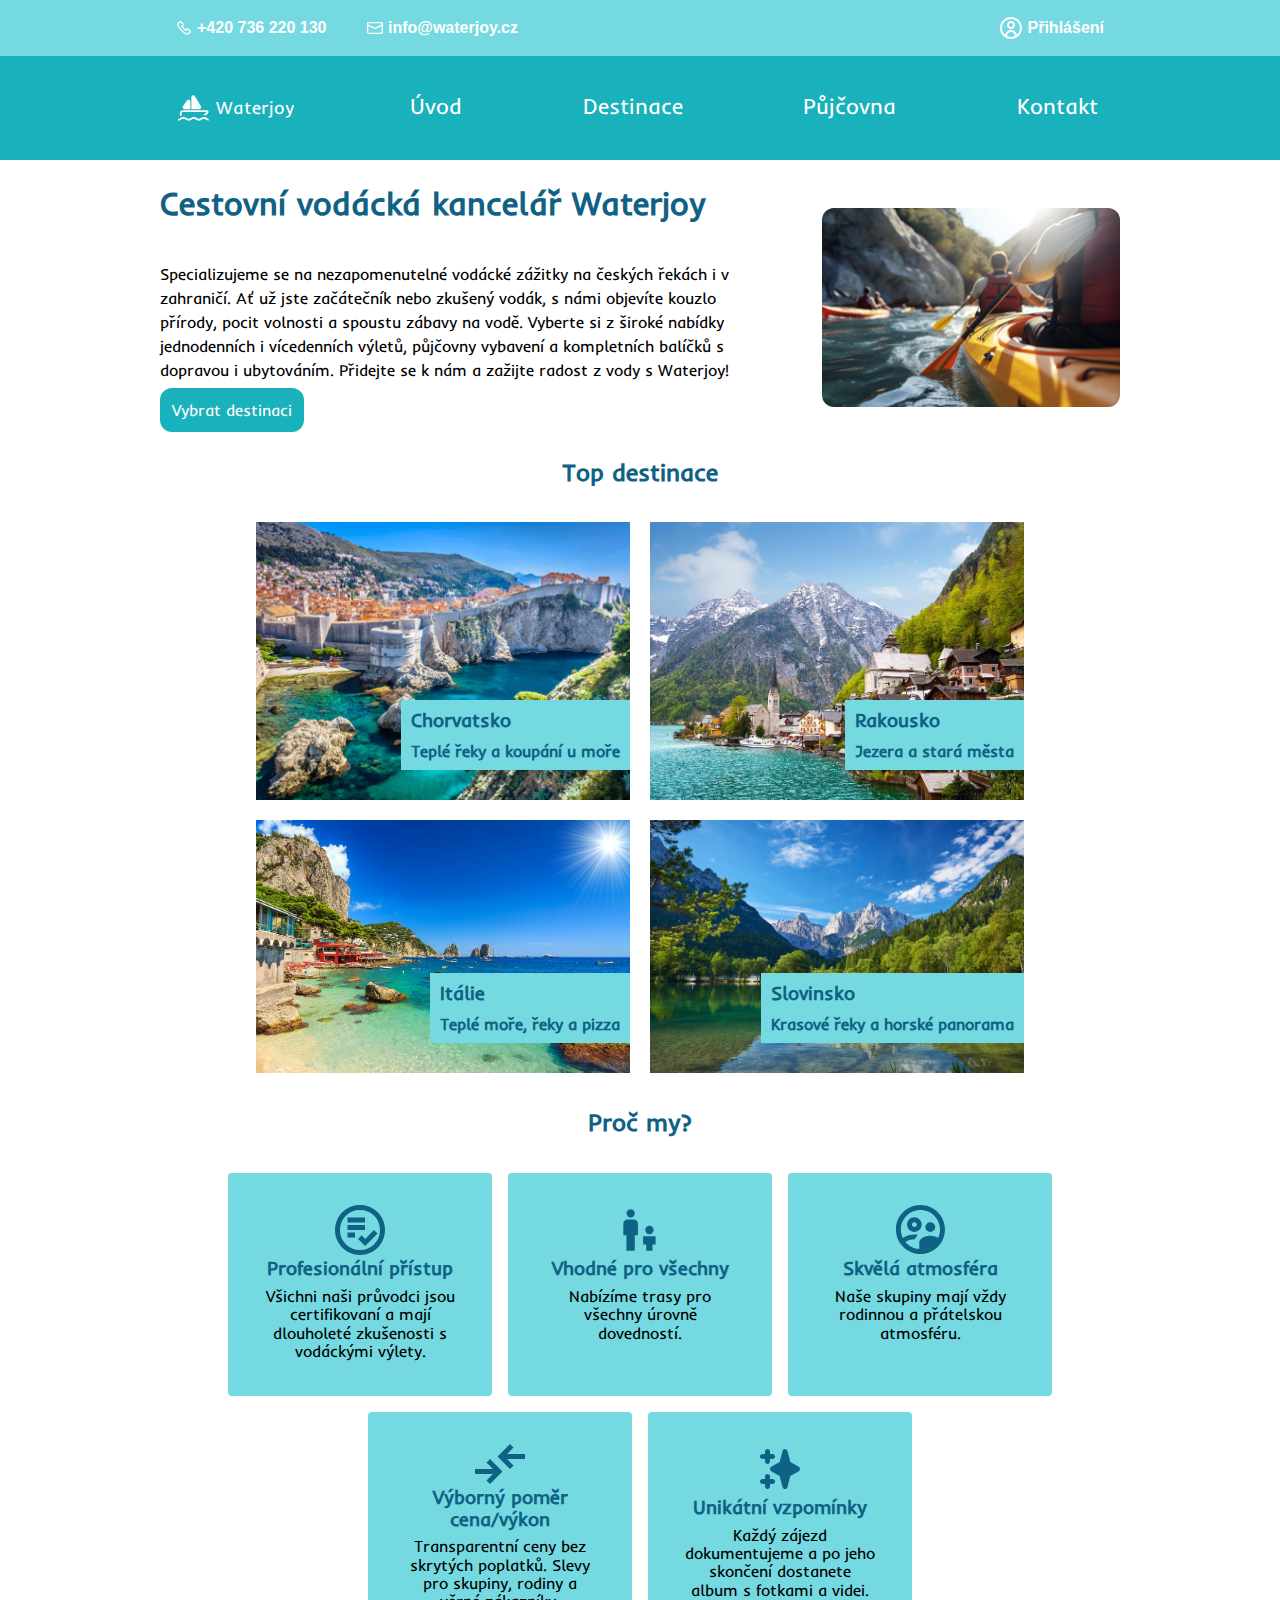
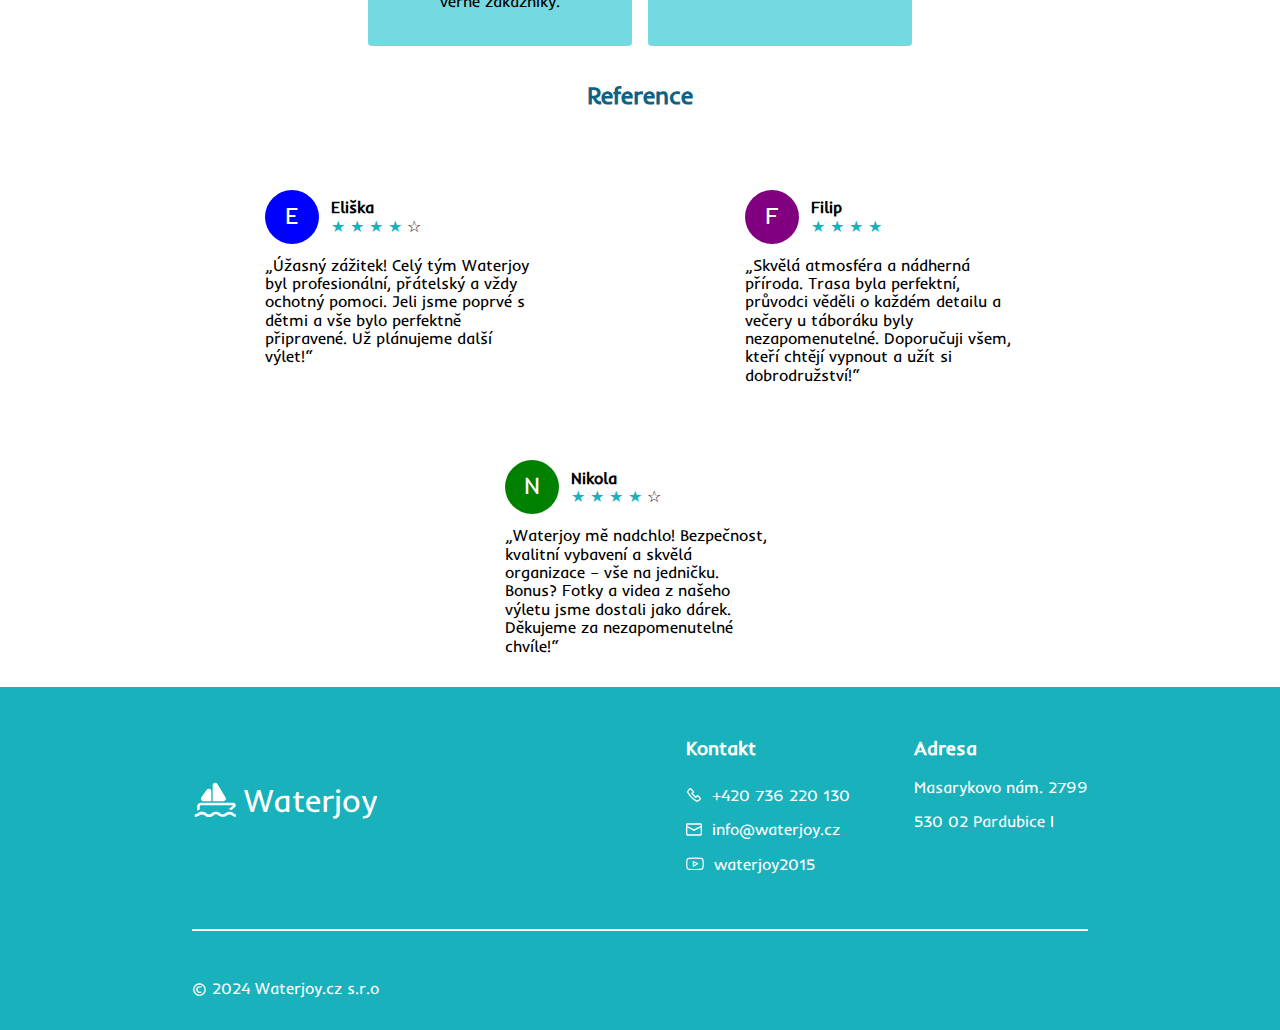
<file: waterjoy/src/main/resources/static/index.html>
<!DOCTYPE html>
<html lang="cs">
  <head>
    <meta charset="UTF-8" />
    <meta http-equiv="X-UA-Compatible" content="IE=edge" />
    <meta name="viewport" content="width=device-width, initial-scale=1.0" />
    <link rel="stylesheet" href="./styles/main.css" />
    <link rel="stylesheet" href="./styles/normalize.css" />
    <link rel="stylesheet" href="./styles/hamburger.css" />
    <link rel="stylesheet" href="./styles/style.css" />
    <link rel="preconnect" href="https://fonts.googleapis.com" />
    <link rel="preconnect" href="https://fonts.gstatic.com" crossorigin />
    <link
      href="https://fonts.googleapis.com/css2?family=Inder&display=swap"
      rel="stylesheet"
    />
    <script src="./hamburger.js"></script>
    <title>Waterjoy | Homepage</title>
  </head>
  <body>
    <header class="header">
      <div class="header__inline">
        <div class="header__kontakt">
          <a href="tel://+420736220130" class="telefon">
            <img src="./ico/telephone.svg" alt="telefon" />
            <p>+420 736 220 130</p>
          </a>
          <a href="mailto://info@watejoy.cz" class="posta">
            <img src="./ico/email.svg" alt="schránka" />
            <p>info@waterjoy.cz</p>
          </a>
        </div>
        <a href="./login.html" class="header__profile">
          <img src="./ico/Profile.svg" alt="profil" />
          <p class="icon-profile">Přihlášení</p>
        </a>
      </div>
      <div class="header__navigace">
        <div class="hamburger-row">
          <div class="navbar__logotext">
            <a
              href="./index.html"
              class="navbar__logo img-responsive header__logo"
              ><img
                src="./ico/logo.svg"
                alt="Waterjoy"
                class="logo--text"
              />Waterjoy</a
            >
          </div>
          <a
            href="javascript:void(0)"
            class="hamburger hamburger-btn hamburger-zone"
          >
            <span></span>
            <span></span>
            <span></span>
          </a>
        </div>
        <nav class="navbar hamburger-nav hamburger-zone">
          <menu class="nav__pages">
            <li class="nav-item">
              <a class="nav-link" href="./index.html">Úvod</a>
            </li>
            <li class="nav-item">
              <a class="nav-link" href="./destinace.html">Destinace</a>
            </li>
            <li class="nav-item">
              <a class="nav-link" href="./pujcovna.html">Půjčovna</a>
            </li>
            <li class="nav-item">
              <a class="nav-link" href="./kontakt.html">Kontakt</a>
            </li>
          </menu>
        </nav>
      </div>
    </header>
    <main>
      <section class="sec1">
        <div class="section1">
          <div class="sec1__check--block">
            <h1>Cestovní vodácká kancelář Waterjoy</h1>
            <div class="section1__item--text">
              <p>
                Specializujeme se na nezapomenutelné vodácké zážitky na českých
                řekách i v zahraničí. Ať už jste začátečník nebo zkušený vodák,
                s námi objevíte kouzlo přírody, pocit volnosti a spoustu zábavy
                na vodě. Vyberte si z široké nabídky jednodenních i vícedenních
                výletů, půjčovny vybavení a kompletních balíčků s dopravou i
                ubytováním. Přidejte se k nám a zažijte radost z vody s
                Waterjoy!
              </p>
            </div>
            <div>
              <a href="./destinace.html" class="hp-btn"> Vybrat destinaci </a>
            </div>
          </div>
          <img
            class="img-responsive img_uvod"
            src="./images/uvod.jpeg"
            alt="škola"
          />
        </div>
      </section>
      <section class="top-destinace">
        <h2 class="homepage__h2">Top destinace</h2>
        <div class="top-destinace__obal">
          <div class="top-destinace__blok">
            <a
              href="./destinace.html#Chorvatsko"
              class="top-destinace__blok--odkaz"
            >
              <img
                src="./images/croatia.jpg"
                alt="Chorvatsko"
                class="top-destinace__img"
              />
              <div class="top-destinace__text">
                <h3 class="top-destinace__h3">Chorvatsko</h3>
                <p class="top-destinace__p">Teplé řeky a koupání u moře</p>
              </div>
            </a>
          </div>
          <div class="top-destinace__blok">
            <a
              href="./destinace.html#Rakousko"
              class="top-destinace__blok--odkaz"
            >
              <img
                src="./images/rakousko.jpg"
                alt="Rakousko"
                class="top-destinace__img"
              />
              <div class="top-destinace__text">
                <h3 class="top-destinace__h3">Rakousko</h3>
                <p class="top-destinace__p">Jezera a stará města</p>
              </div>
            </a>
          </div>
          <div class="top-destinace__blok">
            <a
              href="./destinace.html#Italie"
              class="top-destinace__blok--odkaz"
            >
              <img
                src="./images/italie.jpg"
                alt="Italie"
                class="top-destinace__img"
              />
              <div class="top-destinace__text">
                <h3 class="top-destinace__h3">Itálie</h3>
                <p class="top-destinace__p">Teplé moře, řeky a pizza</p>
              </div>
            </a>
          </div>
          <div class="top-destinace__blok">
            <a
              href="./destinace.html#Slovinsko"
              class="top-destinace__blok--odkaz"
            >
              <img
                src="./images/slovinsko.jpg"
                alt="Slovinsko"
                class="top-destinace__img"
              />
              <div class="top-destinace__text">
                <h3 class="top-destinace__h3">Slovinsko</h3>
                <p class="top-destinace__p">Krasové řeky a horské panorama</p>
              </div>
            </a>
          </div>
        </div>
      </section>
      <section class="sec__proc-my">
        <h2 class="homepage__h2">Proč my?</h2>
        <div class="proc-my__blok">
          <div class="proc-my__item">
            <img
              class="img-responsive"
              src="./ico/ico_hotovo.svg"
              alt="pristup"
            />
            <h3>Profesionální přístup</h3>
            <p>
              Všichni naši průvodci jsou certifikovaní a mají dlouholeté
              zkušenosti s vodáckými výlety.
            </p>
          </div>
          <div class="proc-my__item">
            <img class="img-responsive" src="./ico/child.svg" alt="deti" />
            <h3>Vhodné pro všechny</h3>
            <p>Nabízíme trasy pro všechny úrovně dovedností.</p>
          </div>
          <div class="proc-my__item">
            <img
              class="img-responsive"
              src="./ico/ico_planeta.svg"
              alt="atmosfera"
            />
            <h3>Skvělá atmosféra</h3>
            <p>Naše skupiny mají vždy rodinnou a přátelskou atmosféru.</p>
          </div>
          <div class="proc-my__item">
            <img class="img-responsive" src="./ico/ico_sipky.svg" alt="sipky" />
            <h3>Výborný poměr cena/výkon</h3>
            <p>
              Transparentní ceny bez skrytých poplatků. Slevy pro skupiny,
              rodiny a věrné zákazníky.
            </p>
          </div>
          <div class="proc-my__item">
            <img class="img-responsive" src="./ico/spark.svg" alt="vzpominky" />
            <h3>Unikátní vzpomínky</h3>
            <p>
              Každý zájezd dokumentujeme a po jeho skončení dostanete album s
              fotkami a videi.
            </p>
          </div>
        </div>
      </section>
      <section class="reference">
        <h2 class="homepage__h2">Reference</h2>
        <div class="reference__block">
          <!--<div class="reference__item">
            <div class="reference__item--blok">
              <p>2015</p>
              <p>Fungujeme již 9 let</p>
            </div>
            <div class="reference__item--blok">
              <p>12 245</p>
              <p>Jelo s námi více jak 12 tisíc lidí</p>
            </div>
            <div class="reference__item--blok">
              <p>8</p>
              <p>Jezdíme na vodu do 8 zemí</p>
            </div>
          </div>-->
          <div class="reference__list">
            <div class="reference-list__item">
              <div class="reference__profil">
                <p class="reference__word--circle blue">E</p>
                <div class="profile__blok">
                  <p class="profile__name"><b>Eliška</b></p>
                  <div>
                    <span class="yellow">&#9733; &#9733; &#9733; &#9733;</span>
                    &#9734;
                  </div>
                </div>
              </div>
              <p class="reference__text">
                „Úžasný zážitek! Celý tým Waterjoy byl profesionální, přátelský
                a vždy ochotný pomoci. Jeli jsme poprvé s dětmi a vše bylo
                perfektně připravené. Už plánujeme další výlet!“
              </p>
            </div>
            <div class="reference-list__item">
              <div class="reference__profil">
                <p class="reference__word--circle purple">F</p>
                <div class="profile__blok">
                  <p class="profile__name"><b>Filip</b></p>
                  <div>
                    <span class="yellow">&#9733; &#9733; &#9733; &#9733;</span>
                  </div>
                </div>
              </div>
              <p class="reference__text">
                „Skvělá atmosféra a nádherná příroda. Trasa byla perfektní,
                průvodci věděli o každém detailu a večery u táboráku byly
                nezapomenutelné. Doporučuji všem, kteří chtějí vypnout a užít si
                dobrodružství!“
              </p>
            </div>
            <div class="reference-list__item">
              <div class="reference__profil">
                <p class="reference__word--circle green">N</p>
                <div class="profile__blok">
                  <p class="profile__name"><b>Nikola</b></p>
                  <div>
                    <span class="yellow">&#9733; &#9733; &#9733; &#9733;</span>
                    &#9734;
                  </div>
                </div>
              </div>
              <p class="reference__text">
                „Waterjoy mě nadchlo! Bezpečnost, kvalitní vybavení a skvělá
                organizace – vše na jedničku. Bonus? Fotky a videa z našeho
                výletu jsme dostali jako dárek. Děkujeme za nezapomenutelné
                chvíle!“
              </p>
            </div>
          </div>
        </div>
      </section>
    </main>
    <footer>
      <div class="footer__block">
        <a href="./index.html" class="footer__logo img-responsive footer__logo2"
          ><img
            src="./ico/logo.svg"
            alt="Waterjoy"
            class="footer__logo--text"
          />Waterjoy</a
        >
        <div class="footer__blok2">
          <div class="footer__item">
            <h3 class="footer__h3">Kontakt</h3>
            <div class="footer__kontakt">
              <a href="tel://+420736220130" class="footer__a">
                <img src="./ico/telephone.svg" alt="telefon" /> +420 736 220
                130</a
              >
              <a href="mailto://info@l3web.cz" class="footer__a">
                <img src="./ico/email.svg" alt="posta" /> info@waterjoy.cz</a
              >
              <a href="https://www.youtube.com/"
                ><img src="./ico/youtube.svg" alt="YouTube" />waterjoy2015</a
              >
            </div>
          </div>
          <div class="footer__item">
            <h3 class="footer__h3">Adresa</h3>
            <p>Masarykovo nám. 2799</p>
            <p>530 02 Pardubice I</p>
          </div>
        </div>
      </div>
      <div class="sec__footer--line">
        <span class="footer__line"></span>
      </div>
      <div class="footer__item--underline">
        <div class="footer__underline--text">
          <a href="https://pslib.cz/" class="footer__a"
            >&copy; 2024 Waterjoy.cz s.r.o</a
          >
        </div>
      </div>
    </footer>
  </body>
</html>
</file>
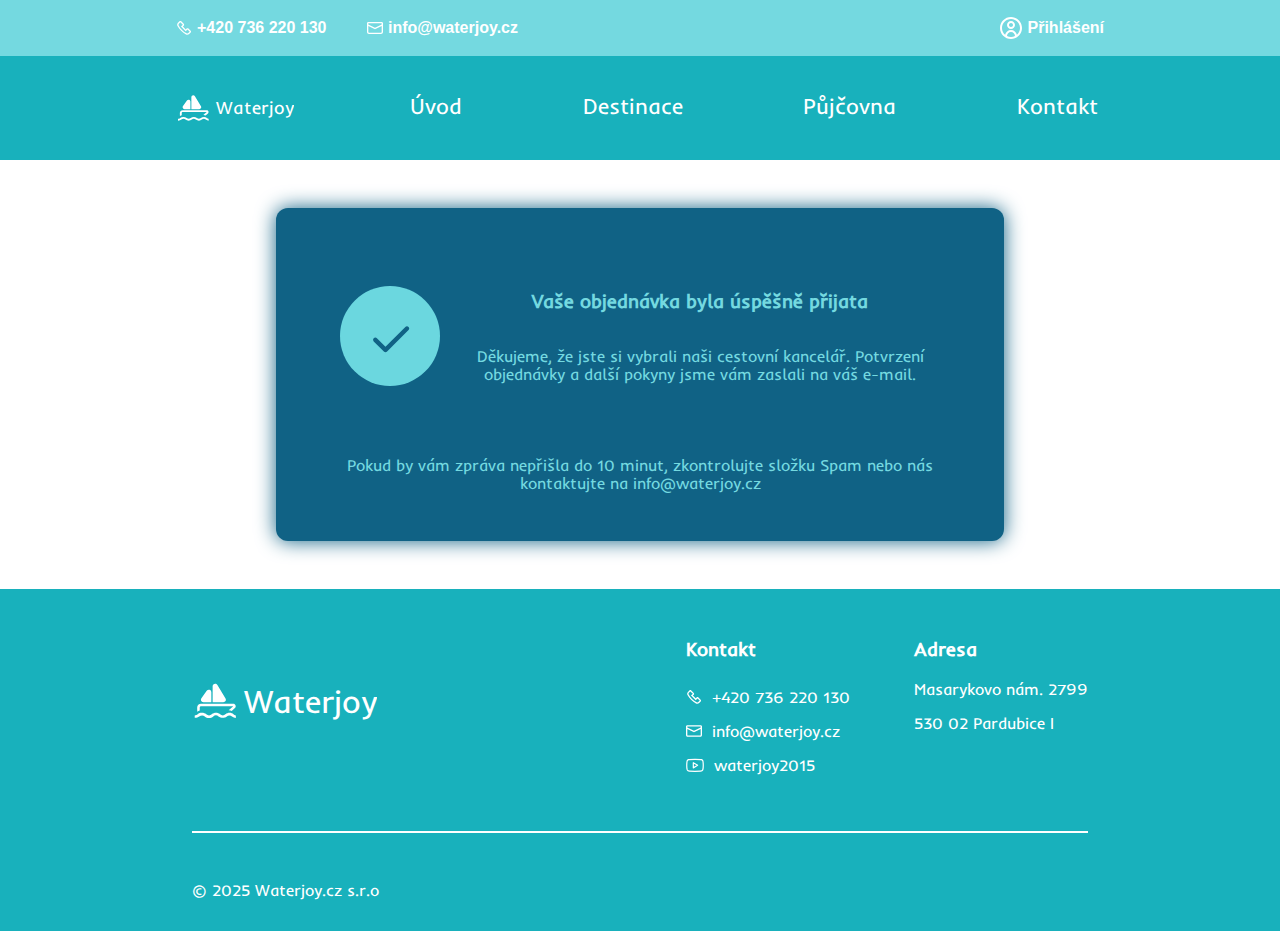
<file: waterjoy/src/main/resources/static/dekujeme.html>
<!DOCTYPE html>
<html lang="en">
  <head>
    <meta charset="UTF-8" />
    <meta name="viewport" content="width=device-width, initial-scale=1.0" />
    <link rel="stylesheet" href="./styles/main.css" />
    <link rel="stylesheet" href="./styles/normalize.css" />
    <link rel="stylesheet" href="./styles/hamburger.css" />
    <link rel="stylesheet" href="./styles/style.css" />
    <script src="./hamburger.js"></script>
    <link rel="preconnect" href="https://fonts.googleapis.com" />
    <link rel="preconnect" href="https://fonts.gstatic.com" crossorigin />
    <link
      href="https://fonts.googleapis.com/css2?family=Inder&display=swap"
      rel="stylesheet"
    />
    <title>Waterjoy | Potvrzení</title>
  </head>
  <body>
    <header class="header">
      <div class="header__inline">
        <div class="header__kontakt">
          <a href="tel://+420736220130" class="telefon">
            <img src="./ico/telephone.svg" alt="telefon" />
            <p>+420 736 220 130</p>
          </a>
          <a href="mailto://info@watejoy.cz" class="posta">
            <img src="./ico/email.svg" alt="schránka" />
            <p>info@waterjoy.cz</p>
          </a>
        </div>
        <a href="./login.html" class="header__profile">
          <img src="./ico/Profile.svg" alt="profil" />
          <p class="icon-profile">Přihlášení</p>
        </a>
      </div>
      <div class="header__navigace">
        <div class="hamburger-row">
          <div class="navbar__logotext">
            <a
              href="./index.html"
              class="navbar__logo img-responsive header__logo"
              ><img
                src="./ico/logo.svg"
                alt="Waterjoy"
                class="logo--text"
              />Waterjoy</a
            >
          </div>
          <a
            href="javascript:void(0)"
            class="hamburger hamburger-btn hamburger-zone"
          >
            <span></span>
            <span></span>
            <span></span>
          </a>
        </div>
        <nav class="navbar hamburger-nav hamburger-zone">
          <menu class="nav__pages">
            <li class="nav-item">
              <a class="nav-link" href="./index.html">Úvod</a>
            </li>
            <li class="nav-item">
              <a class="nav-link" href="./destinace.html">Destinace</a>
            </li>
            <li class="nav-item">
              <a class="nav-link" href="./pujcovna.html">Půjčovna</a>
            </li>
            <li class="nav-item">
              <a class="nav-link" href="./kontakt.html">Kontakt</a>
            </li>
          </menu>
        </nav>
      </div>
    </header>
    <main class="dekujeme__kontainer">
      <div class="notion__blok">
        <div class="dekujeme__miniblok">
          <img class="img__dekujeme" src="./ico/check2.svg" alt="ok" />
          <div class="dekujeme-text">
            <h3>Vaše objednávka byla úspěšně přijata</h3>
            <p style="text-align: center">
              Děkujeme, že jste si vybrali naši cestovní kancelář. Potvrzení
              objednávky a další pokyny jsme vám zaslali na váš e-mail.
            </p>
          </div>
        </div>
        <p style="margin: 1em 2em; text-align: center; max-width: 600px">
          Pokud by vám zpráva nepřišla do 10 minut, zkontrolujte složku Spam
          nebo nás kontaktujte na info@waterjoy.cz
        </p>
      </div>
    </main>
    <footer>
      <div class="footer__block">
        <a href="./index.html" class="footer__logo img-responsive footer__logo2"
          ><img
            src="./ico/logo.svg"
            alt="Waterjoy"
            class="footer__logo--text"
          />Waterjoy</a
        >
        <div class="footer__blok2">
          <div class="footer__item">
            <h3 class="footer__h3">Kontakt</h3>
            <div class="footer__kontakt">
              <a href="tel://+420736220130" class="footer__a">
                <img src="./ico/telephone.svg" alt="telefon" /> +420 736 220
                130</a
              >
              <a href="mailto://info@l3web.cz" class="footer__a">
                <img src="./ico/email.svg" alt="posta" /> info@waterjoy.cz</a
              >
              <a href="https://www.youtube.com/"
                ><img src="./ico/youtube.svg" alt="YouTube" />waterjoy2015</a
              >
            </div>
          </div>
          <div class="footer__item">
            <h3 class="footer__h3">Adresa</h3>
            <p>Masarykovo nám. 2799</p>
            <p>530 02 Pardubice I</p>
          </div>
        </div>
      </div>
      <div class="sec__footer--line">
        <span class="footer__line"></span>
      </div>
      <div class="footer__item--underline">
        <div class="footer__underline--text">
          <a href="https://pslib.cz/" class="footer__a"
            >&copy; 2025 Waterjoy.cz s.r.o</a
          >
        </div>
      </div>
    </footer>
  </body>
</html>
</file>
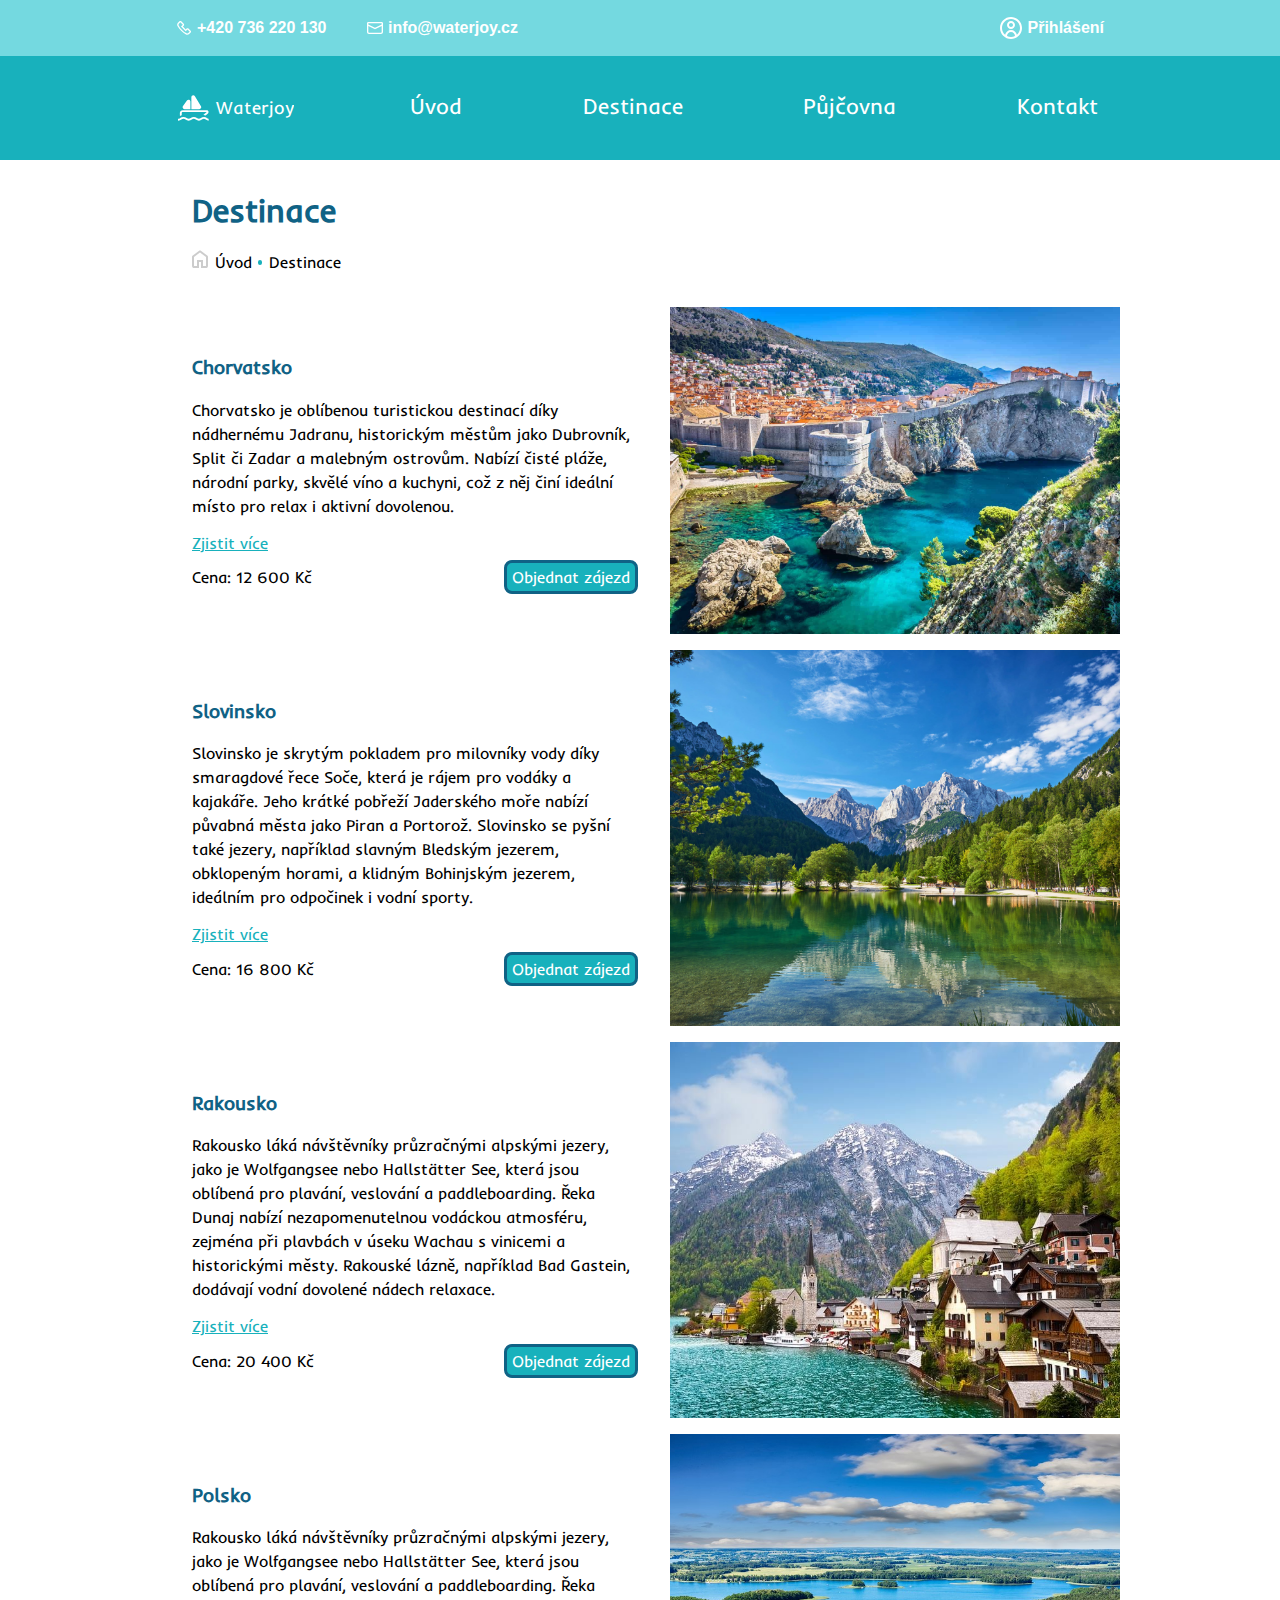
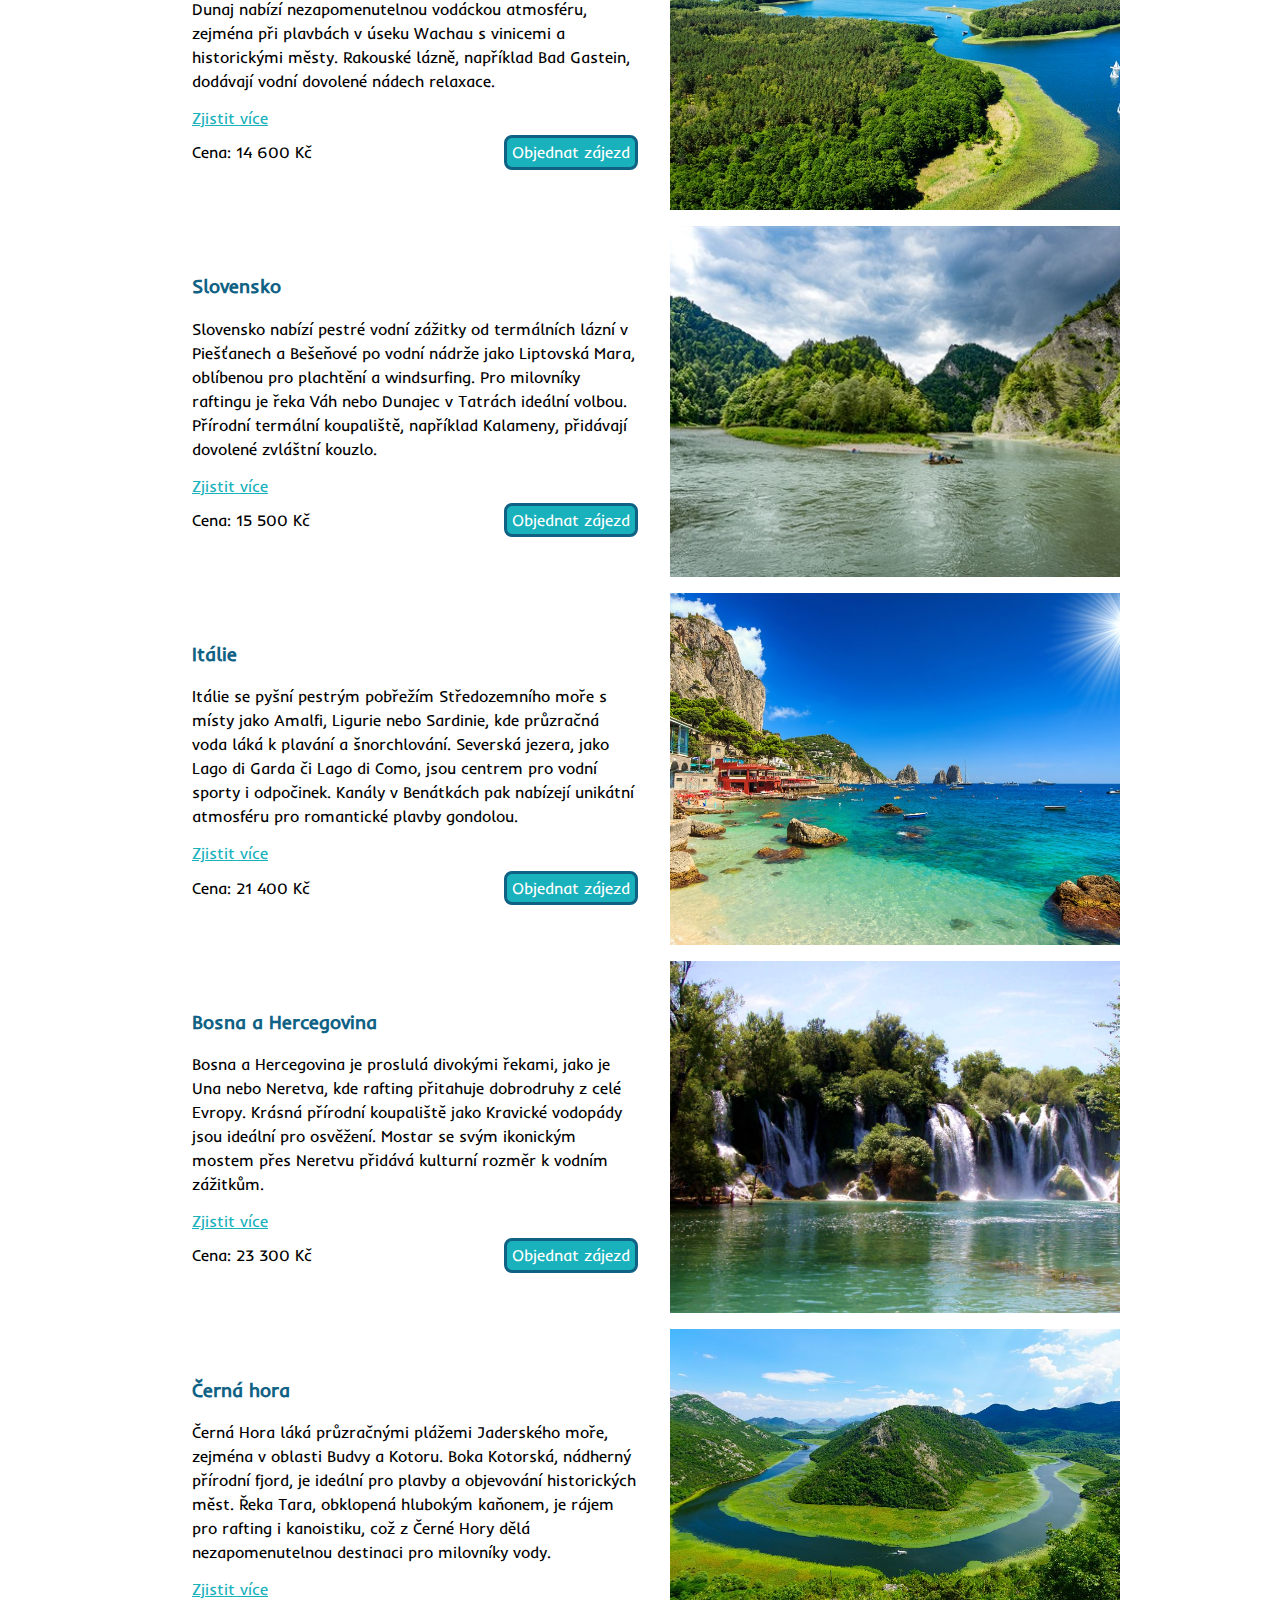
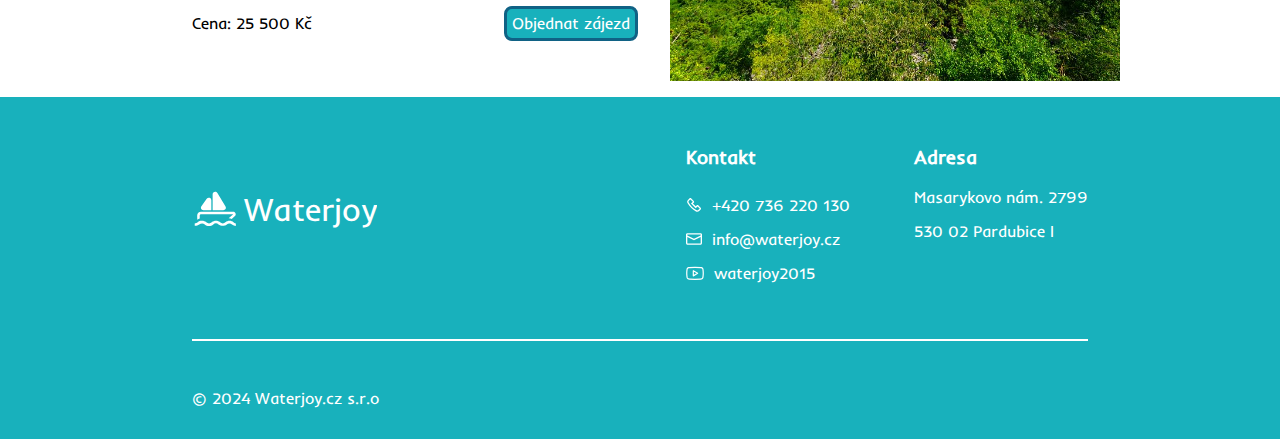
<file: waterjoy/src/main/resources/static/destinace.html>
<!DOCTYPE html>
<html lang="cs">
  <head>
    <meta charset="UTF-8" />
    <meta http-equiv="X-UA-Compatible" content="IE=edge" />
    <meta name="viewport" content="width=device-width, initial-scale=1.0" />
    <link rel="stylesheet" href="./styles/main.css" />
    <link rel="stylesheet" href="./styles/normalize.css" />
    <link rel="stylesheet" href="./styles/hamburger.css" />
    <link rel="stylesheet" href="./styles/style.css" />
    <link rel="preconnect" href="https://fonts.googleapis.com" />
    <link rel="preconnect" href="https://fonts.gstatic.com" crossorigin />
    <link
      href="https://fonts.googleapis.com/css2?family=Inder&display=swap"
      rel="stylesheet"
    />
    <script src="./hamburger.js"></script>
    <title>Waterjoy | Destinace</title>
  </head>
  <body>
    <header class="header">
      <div class="header__inline">
        <div class="header__kontakt">
          <a href="tel://+420736220130" class="telefon">
            <img src="./ico/telephone.svg" alt="telefon" />
            <p>+420 736 220 130</p>
          </a>
          <a href="mailto://info@watejoy.cz" class="posta">
            <img src="./ico/email.svg" alt="schránka" />
            <p>info@waterjoy.cz</p>
          </a>
        </div>
        <a href="./login.html" class="header__profile">
          <img src="./ico/Profile.svg" alt="profil" />
          <p class="icon-profile">Přihlášení</p>
        </a>
      </div>
      <div class="header__navigace">
        <div class="hamburger-row">
          <div class="navbar__logotext">
            <a
              href="./index.html"
              class="navbar__logo img-responsive header__logo"
              ><img
                src="./ico/logo.svg"
                alt="Waterjoy"
                class="logo--text"
              />Waterjoy</a
            >
          </div>
          <a
            href="javascript:void(0)"
            class="hamburger hamburger-btn hamburger-zone"
          >
            <span></span>
            <span></span>
            <span></span>
          </a>
        </div>
        <nav class="navbar hamburger-nav hamburger-zone">
          <menu class="nav__pages">
            <li class="nav-item">
              <a class="nav-link" href="./index.html">Úvod</a>
            </li>
            <li class="nav-item">
              <a class="nav-link" href="./destinace.html">Destinace</a>
            </li>
            <li class="nav-item">
              <a class="nav-link" href="./pujcovna.html">Půjčovna</a>
            </li>
            <li class="nav-item">
              <a class="nav-link" href="./kontakt.html">Kontakt</a>
            </li>
          </menu>
        </nav>
      </div>
    </header>
    <main class="destinace">
      <section class="destinace_uvod">
        <h1>Destinace</h1>
        <div class="drobenka">
          <img src="./ico/domek.svg" alt="home" />
          <a href="./index.html">Úvod</a>
          <span class="drobenka__span"></span>
          <a href="./destinace.html">Destinace</a>
        </div>
      </section>
      <section class="destinace__nabidka" id="Chorvatsko">
        <div class="destinace__popis">
          <div class="destinace__item">
            <h3 class="destinace__country">Chorvatsko</h3>
            <p class="country__text">
              Chorvatsko je oblíbenou turistickou destinací díky nádhernému
              Jadranu, historickým městům jako Dubrovník, Split či Zadar a
              malebným ostrovům. Nabízí čisté pláže, národní parky, skvělé víno
              a kuchyni, což z něj činí ideální místo pro relax i aktivní
              dovolenou.
            </p>
            <a href="./detail.html" class="more-info-btn">Zjistit více</a>
            <div class="price__item">
              <p class="price-tag">Cena: 12 600 Kč</p>
              <a href="./objednavka.html" class="formular-btn"
                >Objednat zájezd</a
              >
            </div>
          </div>
          <img
            src="./images/croatia.jpg"
            alt="Croatia"
            class="destinace__img"
          />
        </div>
      </section>
      <section class="destinace__nabidka" id="Slovinsko">
        <div class="destinace__popis">
          <div class="destinace__item">
            <h3 class="destinace__country">Slovinsko</h3>
            <p class="country__text">
              Slovinsko je skrytým pokladem pro milovníky vody díky smaragdové
              řece Soče, která je rájem pro vodáky a kajakáře. Jeho krátké
              pobřeží Jaderského moře nabízí půvabná města jako Piran a
              Portorož. Slovinsko se pyšní také jezery, například slavným
              Bledským jezerem, obklopeným horami, a klidným Bohinjským jezerem,
              ideálním pro odpočinek i vodní sporty.
            </p>
            <a href="./detail.html" class="more-info-btn">Zjistit více</a>
            <div class="price__item">
              <p class="price-tag">Cena: 16 800 Kč</p>
              <a href="./objednavka.html" class="formular-btn"
                >Objednat zájezd</a
              >
            </div>
          </div>
          <img
            src="./images/slovinsko.jpg"
            alt="Slovinsko"
            class="destinace__img"
          />
        </div>
      </section>
      <section class="destinace__nabidka" id="Rakousko">
        <div class="destinace__popis">
          <div class="destinace__item">
            <h3 class="destinace__country">Rakousko</h3>
            <p class="country__text">
              Rakousko láká návštěvníky průzračnými alpskými jezery, jako je
              Wolfgangsee nebo Hallstätter See, která jsou oblíbená pro plavání,
              veslování a paddleboarding. Řeka Dunaj nabízí nezapomenutelnou
              vodáckou atmosféru, zejména při plavbách v úseku Wachau s vinicemi
              a historickými městy. Rakouské lázně, například Bad Gastein,
              dodávají vodní dovolené nádech relaxace.
            </p>
            <a href="./detail.html" class="more-info-btn">Zjistit více</a>
            <div class="price__item">
              <p class="price-tag">Cena: 20 400 Kč</p>
              <a href="./objednavka.html" class="formular-btn"
                >Objednat zájezd</a
              >
            </div>
          </div>
          <img
            src="./images/rakousko.jpg"
            alt="Rakousko"
            class="destinace__img"
          />
        </div>
      </section>
      <section class="destinace__nabidka" id="Polsko">
        <div class="destinace__popis">
          <div class="destinace__item">
            <h3 class="destinace__country">Polsko</h3>
            <p class="country__text">
              Rakousko láká návštěvníky průzračnými alpskými jezery, jako je
              Wolfgangsee nebo Hallstätter See, která jsou oblíbená pro plavání,
              veslování a paddleboarding. Řeka Dunaj nabízí nezapomenutelnou
              vodáckou atmosféru, zejména při plavbách v úseku Wachau s vinicemi
              a historickými městy. Rakouské lázně, například Bad Gastein,
              dodávají vodní dovolené nádech relaxace.
            </p>
            <a href="./detail.html" class="more-info-btn">Zjistit více</a>
            <div class="price__item">
              <p class="price-tag">Cena: 14 600 Kč</p>
              <a href="./objednavka.html" class="formular-btn"
                >Objednat zájezd</a
              >
            </div>
          </div>
          <img src="./images/polsko.jpg" alt="Polsko" class="destinace__img" />
        </div>
      </section>
      <section class="destinace__nabidka" id="Slovensko">
        <div class="destinace__popis">
          <div class="destinace__item">
            <h3 class="destinace__country">Slovensko</h3>
            <p class="country__text">
              Slovensko nabízí pestré vodní zážitky od termálních lázní v
              Piešťanech a Bešeňové po vodní nádrže jako Liptovská Mara,
              oblíbenou pro plachtění a windsurfing. Pro milovníky raftingu je
              řeka Váh nebo Dunajec v Tatrách ideální volbou. Přírodní termální
              koupaliště, například Kalameny, přidávají dovolené zvláštní
              kouzlo.
            </p>
            <a href="./detail.html" class="more-info-btn">Zjistit více</a>
            <div class="price__item">
              <p class="price-tag">Cena: 15 500 Kč</p>
              <a href="./objednavka.html" class="formular-btn"
                >Objednat zájezd</a
              >
            </div>
          </div>
          <img
            src="./images/slovensko.jpg"
            alt="Slovensko"
            class="destinace__img"
          />
        </div>
      </section>
      <section class="destinace__nabidka" id="Italie">
        <div class="destinace__popis">
          <div class="destinace__item">
            <h3 class="destinace__country">Itálie</h3>
            <p class="country__text">
              Itálie se pyšní pestrým pobřežím Středozemního moře s místy jako
              Amalfi, Ligurie nebo Sardinie, kde průzračná voda láká k plavání a
              šnorchlování. Severská jezera, jako Lago di Garda či Lago di Como,
              jsou centrem pro vodní sporty i odpočinek. Kanály v Benátkách pak
              nabízejí unikátní atmosféru pro romantické plavby gondolou.
            </p>
            <a href="./detail.html" class="more-info-btn">Zjistit více</a>
            <div class="price__item">
              <p class="price-tag">Cena: 21 400 Kč</p>
              <a href="./objednavka.html" class="formular-btn"
                >Objednat zájezd</a
              >
            </div>
          </div>
          <img src="./images/italie.jpg" alt="Italie" class="destinace__img" />
        </div>
      </section>
      <section class="destinace__nabidka" id="Bosna">
        <div class="destinace__popis">
          <div class="destinace__item">
            <h3 class="destinace__country">Bosna a Hercegovina</h3>
            <p class="country__text">
              Bosna a Hercegovina je proslulá divokými řekami, jako je Una nebo
              Neretva, kde rafting přitahuje dobrodruhy z celé Evropy. Krásná
              přírodní koupaliště jako Kravické vodopády jsou ideální pro
              osvěžení. Mostar se svým ikonickým mostem přes Neretvu přidává
              kulturní rozměr k vodním zážitkům.
            </p>
            <a href="./detail.html" class="more-info-btn">Zjistit více</a>
            <div class="price__item">
              <p class="price-tag">Cena: 23 300 Kč</p>
              <a href="./objednavka.html" class="formular-btn"
                >Objednat zájezd</a
              >
            </div>
          </div>
          <img src="./images/bosna.jpg" alt="Bosna" class="destinace__img" />
        </div>
      </section>
      <section class="destinace__nabidka" id="Cerna-hora">
        <div class="destinace__popis">
          <div class="destinace__item">
            <h3 class="destinace__country">Černá hora</h3>
            <p class="country__text">
              Černá Hora láká průzračnými plážemi Jaderského moře, zejména v
              oblasti Budvy a Kotoru. Boka Kotorská, nádherný přírodní fjord, je
              ideální pro plavby a objevování historických měst. Řeka Tara,
              obklopená hlubokým kaňonem, je rájem pro rafting i kanoistiku, což
              z Černé Hory dělá nezapomenutelnou destinaci pro milovníky vody.
            </p>
            <a href="./detail.html" class="more-info-btn">Zjistit více</a>
            <div class="price__item">
              <p class="price-tag">Cena: 25 500 Kč</p>
              <a href="./objednavka.html" class="formular-btn"
                >Objednat zájezd</a
              >
            </div>
          </div>
          <img
            src="./images/cerna-hora.jpg"
            alt="Cerna hora"
            class="destinace__img"
          />
        </div>
      </section>
    </main>
    <footer>
      <div class="footer__block">
        <a href="./index.html" class="footer__logo img-responsive footer__logo2"
          ><img
            src="./ico/logo.svg"
            alt="Waterjoy"
            class="footer__logo--text"
          />Waterjoy</a
        >
        <div class="footer__blok2">
          <div class="footer__item">
            <h3 class="footer__h3">Kontakt</h3>
            <div class="footer__kontakt">
              <a href="tel://+420736220130" class="footer__a">
                <img src="./ico/telephone.svg" alt="telefon" /> +420 736 220
                130</a
              >
              <a href="mailto://info@l3web.cz" class="footer__a">
                <img src="./ico/email.svg" alt="posta" /> info@waterjoy.cz</a
              >
              <a href="https://www.youtube.com/"
                ><img src="./ico/youtube.svg" alt="YouTube" />waterjoy2015</a
              >
            </div>
          </div>
          <div class="footer__item">
            <h3 class="footer__h3">Adresa</h3>
            <p>Masarykovo nám. 2799</p>
            <p>530 02 Pardubice I</p>
          </div>
        </div>
      </div>
      <div class="sec__footer--line">
        <span class="footer__line"></span>
      </div>
      <div class="footer__item--underline">
        <div class="footer__underline--text">
          <a href="https://pslib.cz/" class="footer__a"
            >&copy; 2024 Waterjoy.cz s.r.o</a
          >
        </div>
      </div>
    </footer>
  </body>
</html>
</file>
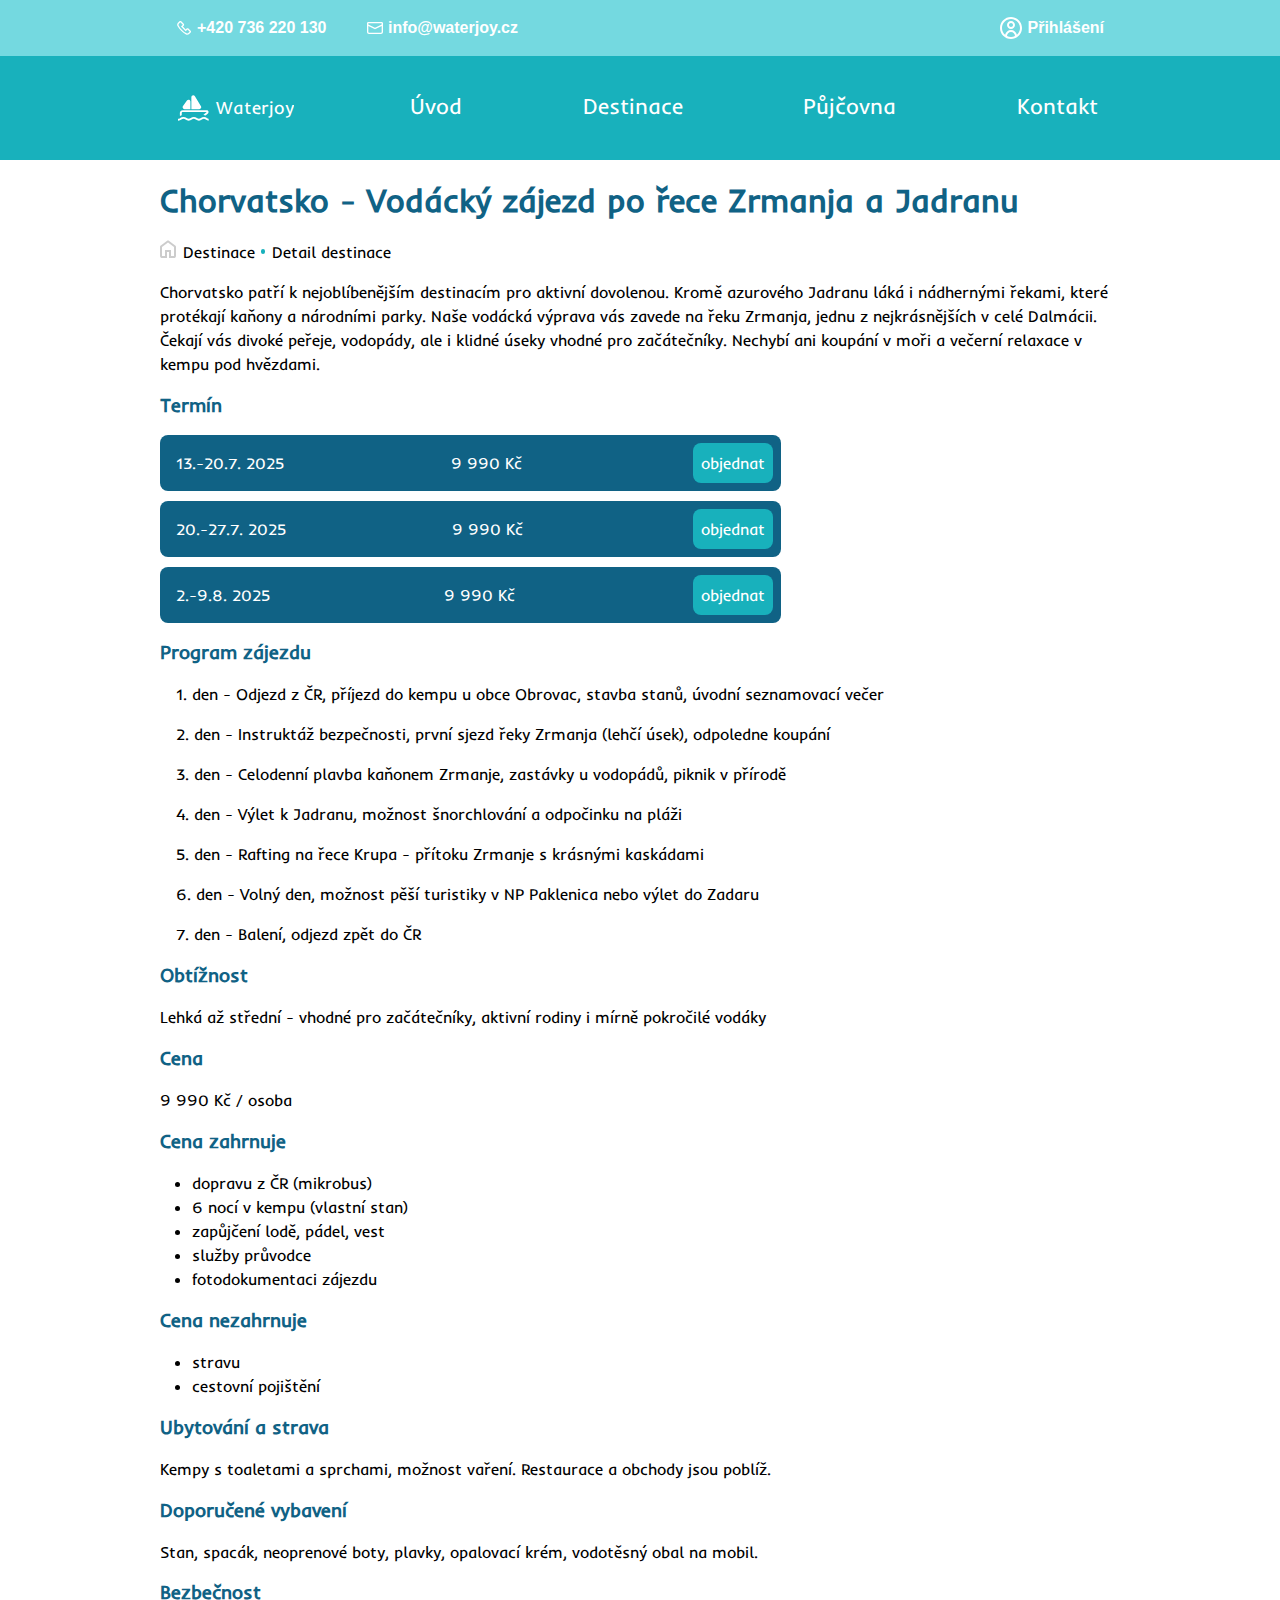
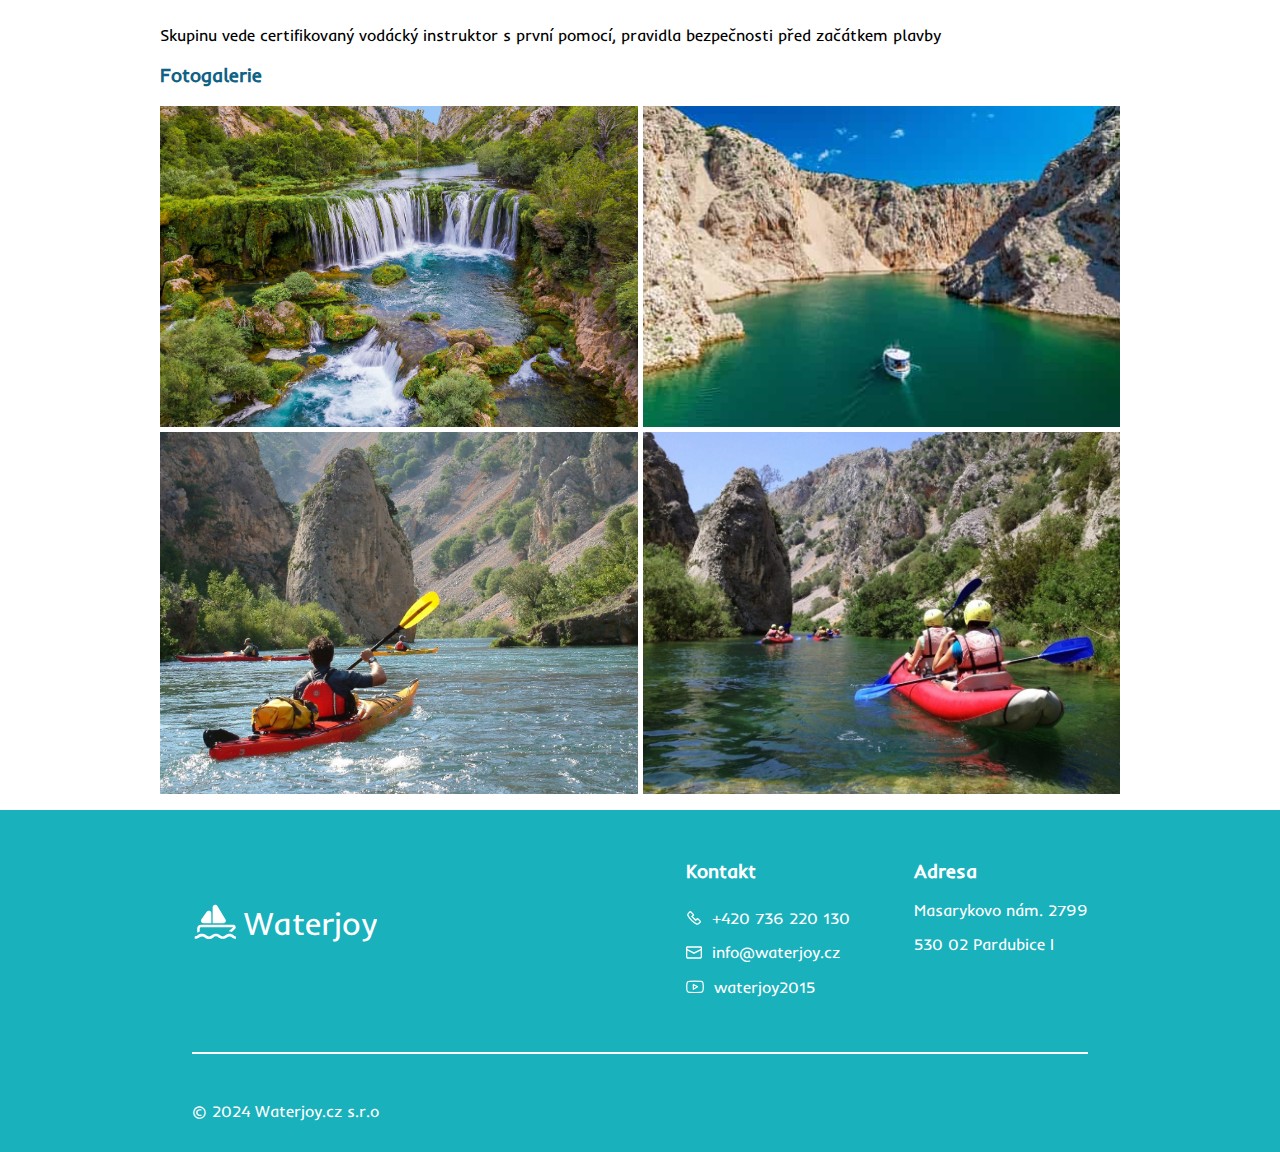
<file: waterjoy/src/main/resources/static/detail.html>
<!DOCTYPE html>
<html lang="en">
  <head>
    <meta charset="UTF-8" />
    <meta name="viewport" content="width=device-width, initial-scale=1.0" />
    <link rel="stylesheet" href="./styles/main.css" />
    <link rel="stylesheet" href="./styles/normalize.css" />
    <link rel="stylesheet" href="./styles/hamburger.css" />
    <link rel="stylesheet" href="./styles/style.css" />
    <script src="./hamburger.js"></script>
    <link rel="preconnect" href="https://fonts.googleapis.com" />
    <link rel="preconnect" href="https://fonts.gstatic.com" crossorigin />
    <link
      href="https://fonts.googleapis.com/css2?family=Inder&display=swap"
      rel="stylesheet"
    />
    <title>Waterjoy | Detail zájezdu</title>
  </head>
  <body>
    <header class="header">
      <div class="header__inline">
        <div class="header__kontakt">
          <a href="tel://+420736220130" class="telefon">
            <img src="./ico/telephone.svg" alt="telefon" />
            <p>+420 736 220 130</p>
          </a>
          <a href="mailto://info@watejoy.cz" class="posta">
            <img src="./ico/email.svg" alt="schránka" />
            <p>info@waterjoy.cz</p>
          </a>
        </div>
        <a href="./login.html" class="header__profile">
          <img src="./ico/Profile.svg" alt="profil" />
          <p class="icon-profile">Přihlášení</p>
        </a>
      </div>
      <div class="header__navigace">
        <div class="hamburger-row">
          <div class="navbar__logotext">
            <a
              href="./index.html"
              class="navbar__logo img-responsive header__logo"
              ><img
                src="./ico/logo.svg"
                alt="Waterjoy"
                class="logo--text"
              />Waterjoy</a
            >
          </div>
          <a
            href="javascript:void(0)"
            class="hamburger hamburger-btn hamburger-zone"
          >
            <span></span>
            <span></span>
            <span></span>
          </a>
        </div>
        <nav class="navbar hamburger-nav hamburger-zone">
          <menu class="nav__pages">
            <li class="nav-item">
              <a class="nav-link" href="./index.html">Úvod</a>
            </li>
            <li class="nav-item">
              <a class="nav-link" href="./destinace.html">Destinace</a>
            </li>
            <li class="nav-item">
              <a class="nav-link" href="./pujcovna.html">Půjčovna</a>
            </li>
            <li class="nav-item">
              <a class="nav-link" href="./kontakt.html">Kontakt</a>
            </li>
          </menu>
        </nav>
      </div>
    </header>
    <main class="detail__main">
      <section>
        <h1>Chorvatsko - Vodácký zájezd po řece Zrmanja a Jadranu</h1>
        <div class="drobenka">
          <img src="./ico/domek.svg" alt="home" />
          <a href="./destinace.html">Destinace</a>
          <span class="drobenka__span"></span>
          <a href="./detail.html">Detail destinace</a>
        </div>
        <p class="deatil__uvod">
          Chorvatsko patří k nejoblíbenějším destinacím pro aktivní dovolenou.
          Kromě azurového Jadranu láká i nádhernými řekami, které protékají
          kaňony a národními parky. Naše vodácká výprava vás zavede na řeku
          Zrmanja, jednu z nejkrásnějších v celé Dalmácii. Čekají vás divoké
          peřeje, vodopády, ale i klidné úseky vhodné pro začátečníky. Nechybí
          ani koupání v moři a večerní relaxace v kempu pod hvězdami.
        </p>
      </section>
      <section>
        <h3>Termín</h3>
        <div class="detail__termin--blok">
          <div class="termin--blok">
            <p>13.-20.7. 2025</p>
            <p>9 990 Kč</p>
            <a href="./objednavka.html" class="termin__objednavka"
              ><p>objednat</p></a
            >
          </div>
          <div class="termin--blok">
            <p>20.-27.7. 2025</p>
            <p>9 990 Kč</p>
            <a href="./objednavka.html" class="termin__objednavka"
              ><p>objednat</p></a
            >
          </div>
          <div class="termin--blok">
            <p>2.-9.8. 2025</p>
            <p>9 990 Kč</p>
            <a href="./objednavka.html" class="termin__objednavka"
              ><p>objednat</p></a
            >
          </div>
        </div>
      </section>
      <section class="program__section">
        <h3>Program zájezdu</h3>
        <ul class="program__seznam">
          <li>
            1. den - Odjezd z ČR, příjezd do kempu u obce Obrovac, stavba stanů,
            úvodní seznamovací večer
          </li>
          <li>
            2. den - Instruktáž bezpečnosti, první sjezd řeky Zrmanja (lehčí
            úsek), odpoledne koupání
          </li>
          <li>
            3. den - Celodenní plavba kaňonem Zrmanje, zastávky u vodopádů,
            piknik v přírodě
          </li>
          <li>
            4. den - Výlet k Jadranu, možnost šnorchlování a odpočinku na pláži
          </li>
          <li>
            5. den - Rafting na řece Krupa - přítoku Zrmanje s krásnými
            kaskádami
          </li>
          <li>
            6. den - Volný den, možnost pěší turistiky v NP Paklenica nebo výlet
            do Zadaru
          </li>
          <li>7. den - Balení, odjezd zpět do ČR</li>
        </ul>
      </section>
      <section>
        <h3>Obtížnost</h3>
        <p>
          Lehká až střední - vhodné pro začátečníky, aktivní rodiny i mírně
          pokročilé vodáky
        </p>
      </section>
      <section>
        <h3>Cena</h3>
        <p>9 990 Kč / osoba</p>
      </section>
      <section>
        <h3>Cena zahrnuje</h3>
        <ul class="cena__seznam">
          <li>dopravu z ČR (mikrobus)</li>
          <li>6 nocí v kempu (vlastní stan)</li>
          <li>zapůjčení lodě, pádel, vest</li>
          <li>služby průvodce</li>
          <li>fotodokumentaci zájezdu</li>
        </ul>
        <h3>Cena nezahrnuje</h3>
        <ul class="cena__seznam">
          <li>stravu</li>
          <li>cestovní pojištění</li>
        </ul>
      </section>
      <section>
        <h3>Ubytování a strava</h3>
        <p>
          Kempy s toaletami a sprchami, možnost vaření. Restaurace a obchody
          jsou poblíž.
        </p>
      </section>
      <section>
        <h3>Doporučené vybavení</h3>
        <p>
          Stan, spacák, neoprenové boty, plavky, opalovací krém, vodotěsný obal
          na mobil.
        </p>
      </section>
      <section>
        <h3>Bezbečnost</h3>
        <p>
          Skupinu vede certifikovaný vodácký instruktor s první pomocí, pravidla
          bezpečnosti před začátkem plavby
        </p>
      </section>
      <section>
        <h3>Fotogalerie</h3>
        <div class="detail__gallery">
          <div>
            <img
              class="detail__img"
              src="./images/detail-foto-1.jpg"
              alt="Chorvatsko"
            />
          </div>
          <div>
            <img
              class="detail__img"
              src="./images/detail-foto-2.jpg"
              alt="Chorvatsko"
            />
          </div>
          <div>
            <img
              class="detail__img"
              src="./images/detail-foto-3.jpg"
              alt="Chorvatsko"
            />
          </div>
          <div>
            <img
              class="detail__img"
              src="./images/detail-foto-4.jpg"
              alt="Chorvatsko"
            />
          </div>
        </div>
      </section>
    </main>
    <footer>
      <div class="footer__block">
        <a href="./index.html" class="footer__logo img-responsive footer__logo2"
          ><img
            src="./ico/logo.svg"
            alt="Waterjoy"
            class="footer__logo--text"
          />Waterjoy</a
        >
        <div class="footer__blok2">
          <div class="footer__item">
            <h3 class="footer__h3">Kontakt</h3>
            <div class="footer__kontakt">
              <a href="tel://+420736220130" class="footer__a">
                <img src="./ico/telephone.svg" alt="telefon" /> +420 736 220
                130</a
              >
              <a href="mailto://info@l3web.cz" class="footer__a">
                <img src="./ico/email.svg" alt="posta" /> info@waterjoy.cz</a
              >
              <a href="https://www.youtube.com/"
                ><img src="./ico/youtube.svg" alt="YouTube" />waterjoy2015</a
              >
            </div>
          </div>
          <div class="footer__item">
            <h3 class="footer__h3">Adresa</h3>
            <p>Masarykovo nám. 2799</p>
            <p>530 02 Pardubice I</p>
          </div>
        </div>
      </div>
      <div class="sec__footer--line">
        <span class="footer__line"></span>
      </div>
      <div class="footer__item--underline">
        <div class="footer__underline--text">
          <a href="https://pslib.cz/" class="footer__a"
            >&copy; 2024 Waterjoy.cz s.r.o</a
          >
        </div>
      </div>
    </footer>
  </body>
</html>
</file>
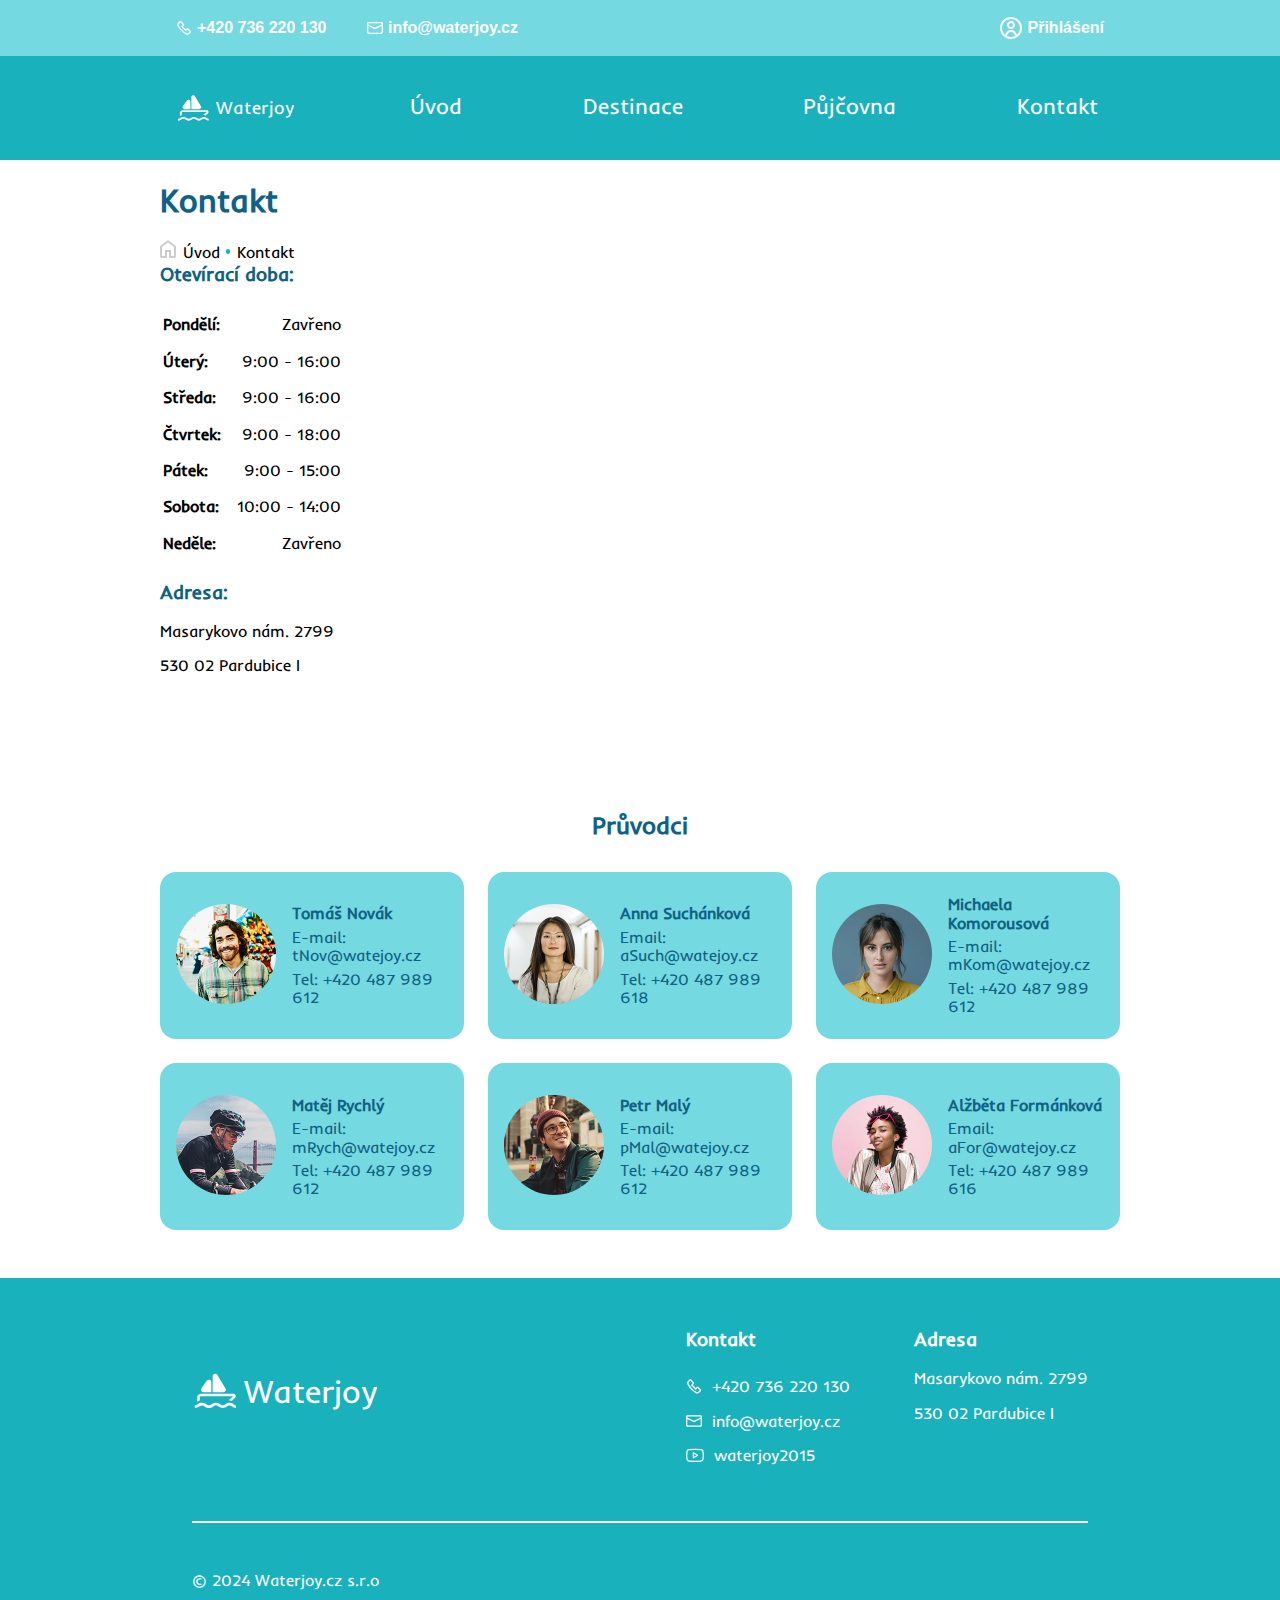
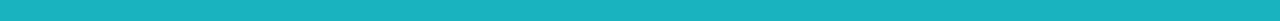
<file: waterjoy/src/main/resources/static/kontakt.html>
<!DOCTYPE html>
<html lang="cs">
  <head>
    <meta charset="UTF-8" />
    <meta http-equiv="X-UA-Compatible" content="IE=edge" />
    <meta name="viewport" content="width=device-width, initial-scale=1.0" />
    <link rel="stylesheet" href="./styles/main.css" />
    <link rel="stylesheet" href="./styles/normalize.css" />
    <link rel="stylesheet" href="./styles/hamburger.css" />
    <link rel="stylesheet" href="./styles/style.css" />
    <link rel="preconnect" href="https://fonts.googleapis.com" />
    <link rel="preconnect" href="https://fonts.gstatic.com" crossorigin />
    <link
      href="https://fonts.googleapis.com/css2?family=Inder&display=swap"
      rel="stylesheet"
    />
    <script src="./hamburger.js"></script>
    <title>watejoy | Kontakt</title>
  </head>
  <body>
    <header class="header">
      <div class="header__inline">
        <div class="header__kontakt">
          <a href="tel://+420736220130" class="telefon">
            <img src="./ico/telephone.svg" alt="telefon" />
            <p>+420 736 220 130</p>
          </a>
          <a href="mailto://info@watejoy.cz" class="posta">
            <img src="./ico/email.svg" alt="schránka" />
            <p>info@waterjoy.cz</p>
          </a>
        </div>
        <a href="./login.html" class="header__profile">
          <img src="./ico/Profile.svg" alt="profil" />
          <p class="icon-profile">Přihlášení</p>
        </a>
      </div>
      <div class="header__navigace">
        <div class="hamburger-row">
          <div class="navbar__logotext">
            <a
              href="./index.html"
              class="navbar__logo img-responsive header__logo"
              ><img
                src="./ico/logo.svg"
                alt="Waterjoy"
                class="logo--text"
              />Waterjoy</a
            >
          </div>
          <a
            href="javascript:void(0)"
            class="hamburger hamburger-btn hamburger-zone"
          >
            <span></span>
            <span></span>
            <span></span>
          </a>
        </div>
        <nav class="navbar hamburger-nav hamburger-zone">
          <menu class="nav__pages">
            <li class="nav-item">
              <a class="nav-link" href="./index.html">Úvod</a>
            </li>
            <li class="nav-item">
              <a class="nav-link" href="./destinace.html">Destinace</a>
            </li>
            <li class="nav-item">
              <a class="nav-link" href="./pujcovna.html">Půjčovna</a>
            </li>
            <li class="nav-item">
              <a class="nav-link" href="./kontakt.html">Kontakt</a>
            </li>
          </menu>
        </nav>
      </div>
    </header>
    <main>
      <section class="kontakt__sec1">
        <h1>Kontakt</h1>
        <div class="drobenka">
          <img src="./ico/domek.svg" alt="home" />
          <a href="./index.html">Úvod</a>
          <span class="drobenka__span"></span>
          <a href="./kontakt.html">Kontakt</a>
        </div>
      </section>
      <section class="kontakt__sec2">
        <div class="kontakt__sec2--text">
          <table class="kontakt__table">
            <caption class="kontakt__doba--popis">
              <h3>Otevírací doba:</h3>
            </caption>
            <!--<p>PO - ČT: 9:00 - 16:00 hodin</p>
            <p>PÁ: 9:00 - 14:00 hodin</p>-->
            <tbody class="kontakt__doba--blok">
              <tr class="kontakt__doba--item">
                <th>Pondělí:</th>
                <td>Zavřeno</td>
              </tr>
              <tr class="kontakt__doba--item">
                <th>Úterý:</th>
                <td>9:00 - 16:00</td>
              </tr>
              <tr class="kontakt__doba--item">
                <th>Středa:</th>
                <td>9:00 - 16:00</td>
              </tr>
              <tr class="kontakt__doba--item">
                <th>Čtvrtek:</th>
                <td>9:00 - 18:00</td>
              </tr>
              <tr class="kontakt__doba--item">
                <th>Pátek:</th>
                <td>9:00 - 15:00</td>
              </tr>
              <tr class="kontakt__doba--item">
                <th>Sobota:</th>
                <td>10:00 - 14:00</td>
              </tr>
              <tr class="kontakt__doba--item">
                <th>Neděle:</th>
                <td>Zavřeno</td>
              </tr>
            </tbody>
          </table>
          <div>
            <h3>Adresa:</h3>
            <p>Masarykovo nám. 2799</p>
            <p>530 02 Pardubice I</p>
          </div>
        </div>
        <iframe
          style="border: none"
          src="https://frame.mapy.cz/s/jesemonuja"
          class="mapa"
        ></iframe>
      </section>
      <section class="kontakt__sec3">
        <h2>Průvodci</h2>
        <div class="kontakt__sec3--block">
          <div class="kontakt__personal--block">
            <div class="kontakt__personal">
              <div class="foto__profil">
                <img
                  src="./images/profil-tomas.svg"
                  alt="Tomas Novak"
                  class="kontakt__foto"
                />
              </div>
              <div class="kontakt__personal--text">
                <p>Tomáš Novák</p>

                <a href="mailto://tNov@waterjoy.cz">E-mail: tNov@watejoy.cz</a>
                <a href="tel://+420487989612">Tel: +420 487 989 612</a>
              </div>
            </div>
          </div>
          <div class="kontakt__personal--block">
            <div class="kontakt__personal">
              <div class="foto__profil">
                <img
                  src="./images/profil-anna.svg"
                  alt="Anna Such"
                  class="kontakt__foto"
                />
              </div>
              <div class="kontakt__personal--text">
                <p>Anna Suchánková</p>

                <a href="mailto://aSuch@waterjoy.cz">Email: aSuch@watejoy.cz</a>
                <a href="tel://+420487989618">Tel: +420 487 989 618</a>
              </div>
            </div>
          </div>
          <div class="kontakt__personal--block">
            <div class="kontakt__personal">
              <div class="foto__profil">
                <img
                  src="./images/profil-michaela.svg"
                  alt="Michaela Komorousová"
                  class="kontakt__foto"
                />
              </div>
              <div class="kontakt__personal--text">
                <p>Michaela Komorousová</p>

                <a href="mailto://mKom@waterjoy.cz">E-mail: mKom@watejoy.cz</a>
                <a href="tel://+420487989612">Tel: +420 487 989 612</a>
              </div>
            </div>
          </div>
          <div class="kontakt__personal--block">
            <div class="kontakt__personal">
              <div class="foto__profil">
                <img
                  src="./images/profil-matej.svg"
                  alt="Matej Rychly"
                  class="kontakt__foto"
                />
              </div>
              <div class="kontakt__personal--text">
                <p>Matěj Rychlý</p>

                <a href="mailto://mRych@waterjoy.cz"
                  >E-mail: mRych@watejoy.cz</a
                >
                <a href="tel://+420487989612">Tel: +420 487 989 612</a>
              </div>
            </div>
          </div>
          <div class="kontakt__personal--block">
            <div class="kontakt__personal">
              <div class="foto__profil">
                <img
                  src="./images/profil-petr.svg"
                  alt="Petr Maly"
                  class="kontakt__foto"
                />
              </div>
              <div class="kontakt__personal--text">
                <p>Petr Malý</p>

                <a href="mailto://pMal@waterjoy.cz">E-mail: pMal@watejoy.cz</a>
                <a href="tel://+420487989612">Tel: +420 487 989 612</a>
              </div>
            </div>
          </div>
          <div class="kontakt__personal--block">
            <div class="kontakt__personal">
              <div class="foto__profil">
                <img
                  src="./images/profil-alzbeta.svg"
                  alt="Černoška-Alžběta-Formánková"
                  class="kontakt__foto"
                />
              </div>
              <div class="kontakt__personal--text">
                <p>Alžběta Formánková</p>

                <a href="mailto://aSuch@waterjoy.cz">Email: aFor@watejoy.cz</a>
                <a href="tel://+420487989618">Tel: +420 487 989 616</a>
              </div>
            </div>
          </div>
        </div>
      </section>
    </main>
    <footer>
      <div class="footer__block">
        <a href="./index.html" class="footer__logo img-responsive footer__logo2"
          ><img
            src="./ico/logo.svg"
            alt="Waterjoy"
            class="footer__logo--text"
          />Waterjoy</a
        >
        <div class="footer__blok2">
          <div class="footer__item">
            <h3 class="footer__h3">Kontakt</h3>
            <div class="footer__kontakt">
              <a href="tel://+420736220130" class="footer__a">
                <img src="./ico/telephone.svg" alt="telefon" /> +420 736 220
                130</a
              >
              <a href="mailto://info@l3web.cz" class="footer__a">
                <img src="./ico/email.svg" alt="posta" /> info@waterjoy.cz</a
              >
              <a href="https://www.youtube.com/"
                ><img src="./ico/youtube.svg" alt="YouTube" />waterjoy2015</a
              >
            </div>
          </div>
          <div class="footer__item">
            <h3 class="footer__h3">Adresa</h3>
            <p>Masarykovo nám. 2799</p>
            <p>530 02 Pardubice I</p>
          </div>
        </div>
      </div>
      <div class="sec__footer--line">
        <span class="footer__line"></span>
      </div>
      <div class="footer__item--underline">
        <div class="footer__underline--text">
          <a href="https://pslib.cz/" class="footer__a"
            >&copy; 2024 Waterjoy.cz s.r.o</a
          >
        </div>
      </div>
    </footer>
  </body>
</html>
</file>
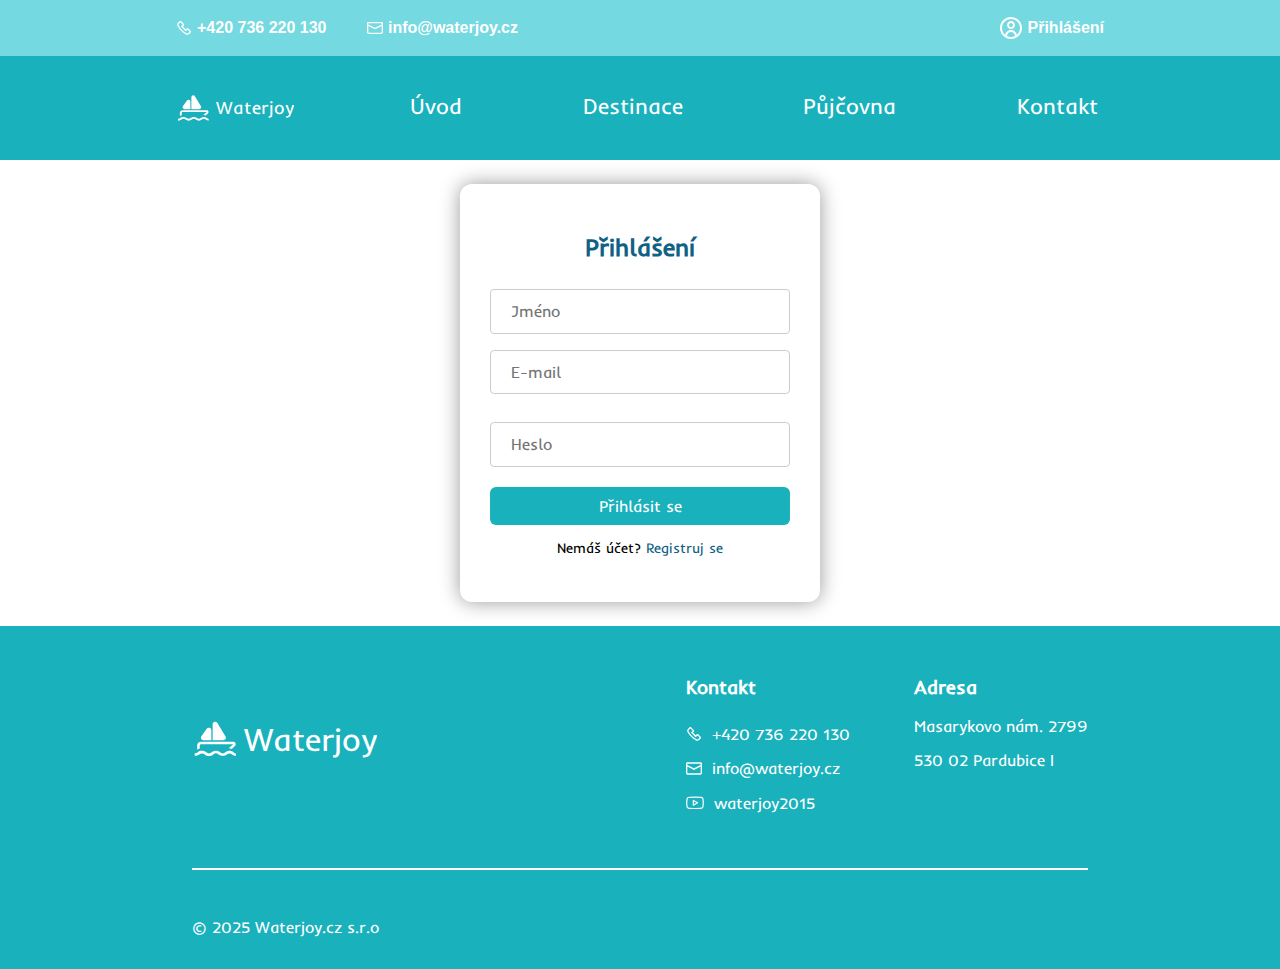
<file: waterjoy/src/main/resources/static/login.html>
<!DOCTYPE html>
<html lang="cs">
  <head>
    <meta charset="UTF-8" />
    <meta name="viewport" content="width=device-width, initial-scale=1.0" />
    <link rel="stylesheet" href="./styles/main.css" />
    <link rel="stylesheet" href="./styles/normalize.css" />
    <link rel="stylesheet" href="./styles/hamburger.css" />
    <link rel="stylesheet" href="./styles/style.css" />
    <script src="./hamburger.js"></script>
    <link rel="preconnect" href="https://fonts.googleapis.com" />
    <link rel="preconnect" href="https://fonts.gstatic.com" crossorigin />
    <link
      href="https://fonts.googleapis.com/css2?family=Inder&display=swap"
      rel="stylesheet"
    />
    <title>Waterjoy | Přihlášení</title>
    <style>
      button {
        width: 100%;
        padding: 10px;
        background: #18b1bc;
        color: white;
        border: none;
        border-radius: 6px;
        cursor: pointer;
      }
      button:hover {
        background: #106285;
      }
      .toggle {
        text-align: center;
        margin-top: 15px;
        font-size: 14px;
      }
      .toggle a {
        color: #106285;
        text-decoration: none;
      }
      .toggle a:hover {
        text-decoration: underline;
      }
    </style>
  </head>
  <body>
    <header class="header">
      <div class="header__inline">
        <div class="header__kontakt">
          <a href="tel://+420736220130" class="telefon">
            <img src="./ico/telephone.svg" alt="telefon" />
            <p>+420 736 220 130</p>
          </a>
          <a href="mailto://info@watejoy.cz" class="posta">
            <img src="./ico/email.svg" alt="schránka" />
            <p>info@waterjoy.cz</p>
          </a>
        </div>
        <a href="./login.html" class="header__profile">
          <img src="./ico/Profile.svg" alt="profil" />
          <p class="icon-profile">Přihlášení</p>
        </a>
      </div>
      <div class="header__navigace">
        <div class="hamburger-row">
          <div class="navbar__logotext">
            <a
              href="./index.html"
              class="navbar__logo img-responsive header__logo"
              ><img
                src="./ico/logo.svg"
                alt="Waterjoy"
                class="logo--text"
              />Waterjoy</a
            >
          </div>
          <a
            href="javascript:void(0)"
            class="hamburger hamburger-btn hamburger-zone"
          >
            <span></span>
            <span></span>
            <span></span>
          </a>
        </div>
        <nav class="navbar hamburger-nav hamburger-zone">
          <menu class="nav__pages">
            <li class="nav-item">
              <a class="nav-link" href="./index.html">Úvod</a>
            </li>
            <li class="nav-item">
              <a class="nav-link" href="./destinace.html">Destinace</a>
            </li>
            <li class="nav-item">
              <a class="nav-link" href="./pujcovna.html">Půjčovna</a>
            </li>
            <li class="nav-item">
              <a class="nav-link" href="./kontakt.html">Kontakt</a>
            </li>
          </menu>
        </nav>
      </div>
    </header>
    <main class="login__blok">
      <div class="login__container">
        <h2>Přihlášení</h2>
        <form id="loginForm">
          <input type="text" name="username" placeholder="Jméno" required />
          <input type="email" name="email" placeholder="E-mail" required />
          <input type="password" name="password" placeholder="Heslo" required />
          <button type="submit">Přihlásit se</button>
        </form>
        <div class="toggle">
          Nemáš účet? <a href="register.html">Registruj se</a>
        </div>
        <p id="responseMessage"></p>
      </div>
    </main>
    <footer>
      <div class="footer__block">
        <a href="./index.html" class="footer__logo img-responsive footer__logo2"
          ><img
            src="./ico/logo.svg"
            alt="Waterjoy"
            class="footer__logo--text"
          />Waterjoy</a
        >
        <div class="footer__blok2">
          <div class="footer__item">
            <h3 class="footer__h3">Kontakt</h3>
            <div class="footer__kontakt">
              <a href="tel://+420736220130" class="footer__a">
                <img src="./ico/telephone.svg" alt="telefon" /> +420 736 220
                130</a
              >
              <a href="mailto://info@l3web.cz" class="footer__a">
                <img src="./ico/email.svg" alt="posta" /> info@waterjoy.cz</a
              >
              <a href="https://www.youtube.com/"
                ><img src="./ico/youtube.svg" alt="YouTube" />waterjoy2015</a
              >
            </div>
          </div>
          <div class="footer__item">
            <h3 class="footer__h3">Adresa</h3>
            <p>Masarykovo nám. 2799</p>
            <p>530 02 Pardubice I</p>
          </div>
        </div>
      </div>
      <div class="sec__footer--line">
        <span class="footer__line"></span>
      </div>
      <div class="footer__item--underline">
        <div class="footer__underline--text">
          <a href="https://pslib.cz/" class="footer__a"
            >&copy; 2025 Waterjoy.cz s.r.o</a
          >
        </div>
      </div>
    </footer>
  </body>
  <script>
    document.getElementById('loginForm').addEventListener('submit', async (e) => {
      e.preventDefault();

      const formData = new FormData(e.target);
      const username = formData.get('username'); // přidané
      const email = formData.get('email');
      const password = formData.get('password');

      try {
        const res = await fetch('/api/auth/login', {
          method: 'POST',
          headers: {
            'Content-Type': 'application/json',
          },
          body: JSON.stringify({ username, email, password }), // přidané username
        });

        const text = await res.text();
        document.getElementById('responseMessage').textContent = text;

        if (res.ok) {
          // po úspěšném přihlášení přesměruj
          window.location.href = './index.html';
        }
      } catch (error) {
        console.error('Chyba při přihlášení:', error);
        document.getElementById('responseMessage').textContent =
          'Chyba při komunikaci se serverem.';
      }
    });
  </script>
</html>
</file>
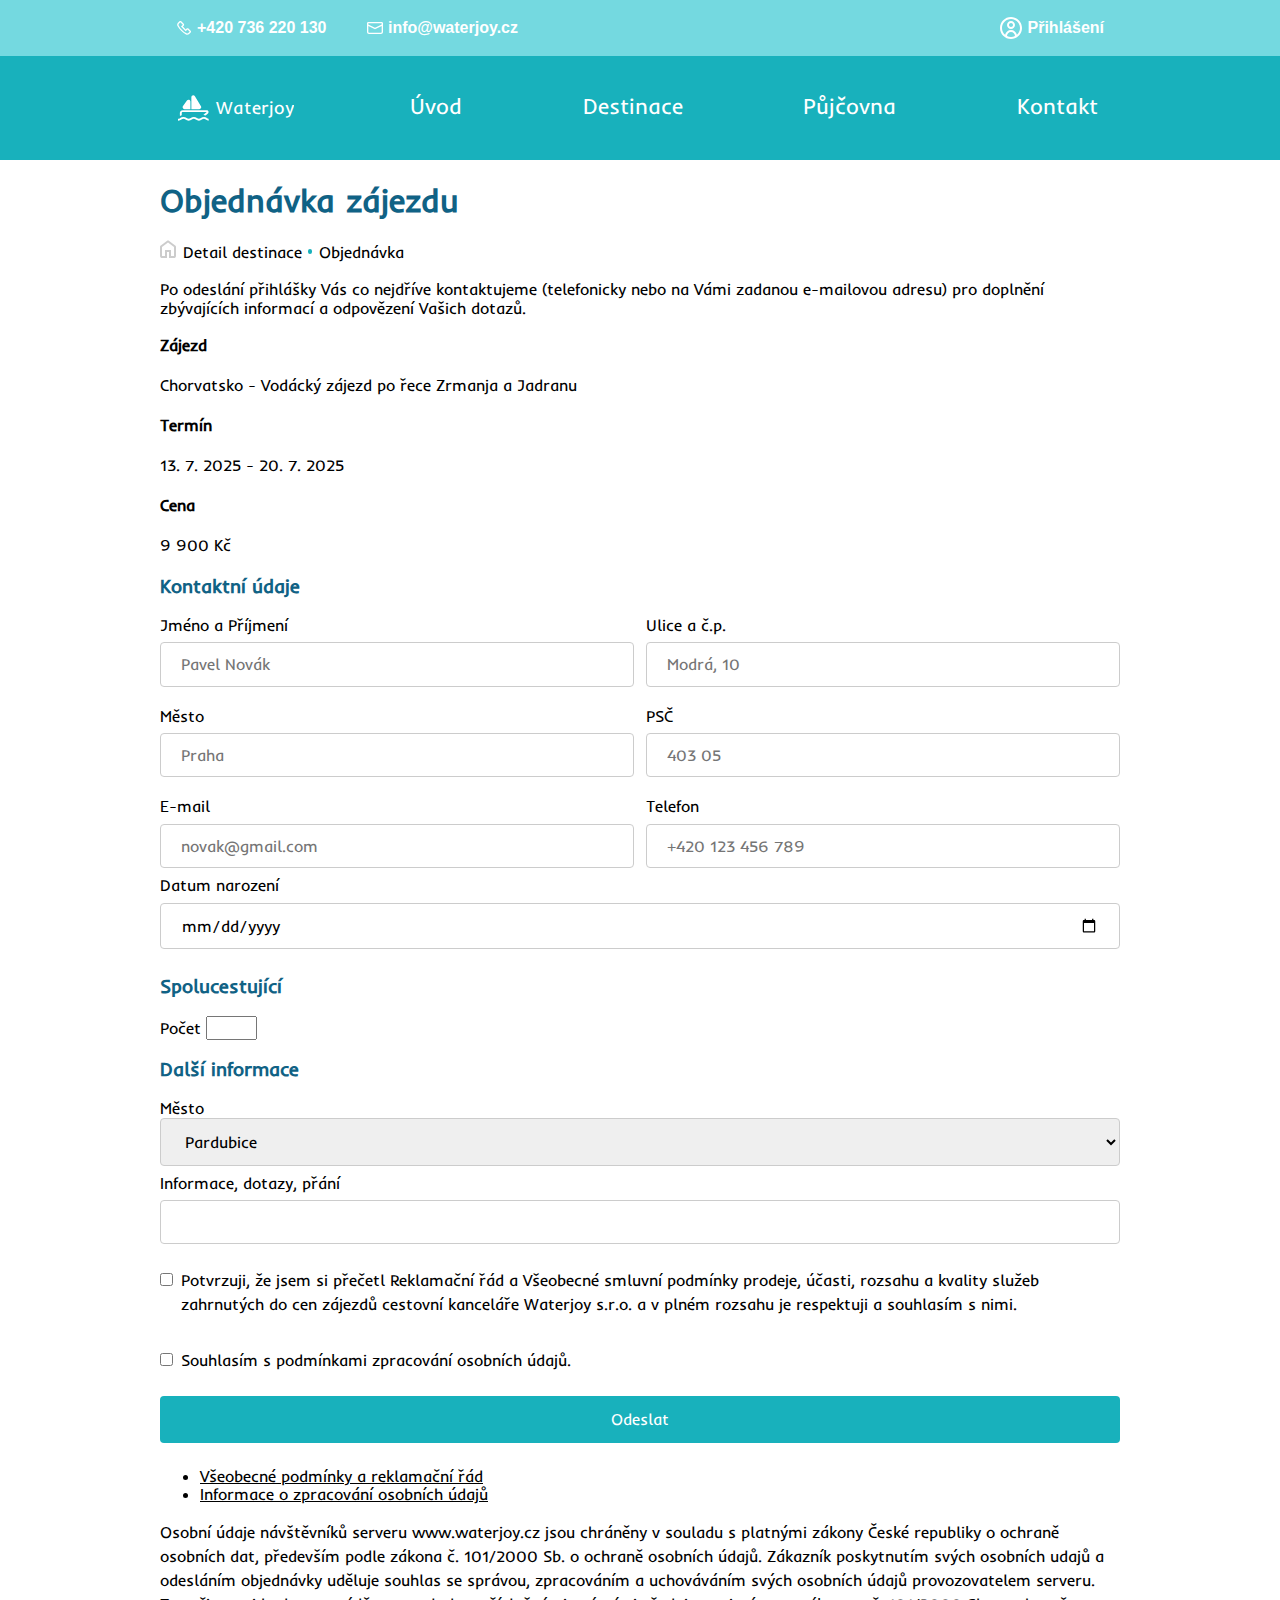
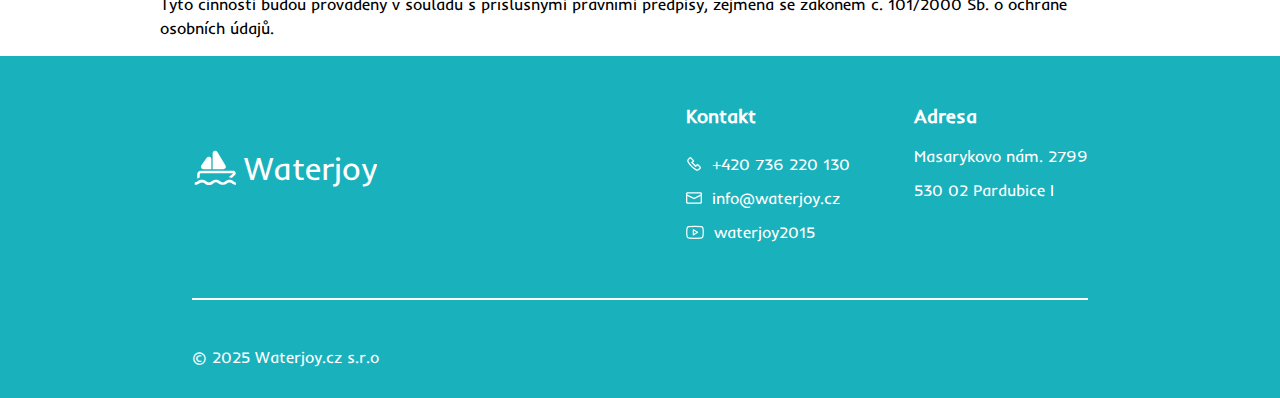
<file: waterjoy/src/main/resources/static/objednavka.html>
<!DOCTYPE html>
<html lang="en">
  <head>
    <meta charset="UTF-8" />
    <meta name="viewport" content="width=device-width, initial-scale=1.0" />
    <link rel="stylesheet" href="./styles/main.css" />
    <link rel="stylesheet" href="./styles/normalize.css" />
    <link rel="stylesheet" href="./styles/hamburger.css" />
    <link rel="stylesheet" href="./styles/style.css" />
    <link rel="preconnect" href="https://fonts.googleapis.com" />
    <link rel="preconnect" href="https://fonts.gstatic.com" crossorigin />
    <link
      href="https://fonts.googleapis.com/css2?family=Inder&display=swap"
      rel="stylesheet"
    />
    <script src="./hamburger.js"></script>
    <title>Waterjoy | Objednávka</title>
  </head>
  <body>
    <header class="header">
      <div class="header__inline">
        <div class="header__kontakt">
          <a href="tel://+420736220130" class="telefon">
            <img src="./ico/telephone.svg" alt="telefon" />
            <p>+420 736 220 130</p>
          </a>
          <a href="mailto://info@watejoy.cz" class="posta">
            <img src="./ico/email.svg" alt="schránka" />
            <p>info@waterjoy.cz</p>
          </a>
        </div>
        <a href="./login.html" class="header__profile">
          <img src="./ico/Profile.svg" alt="profil" />
          <p class="icon-profile">Přihlášení</p>
        </a>
      </div>
      <div class="header__navigace">
        <div class="hamburger-row">
          <div class="navbar__logotext">
            <a
              href="./index.html"
              class="navbar__logo img-responsive header__logo"
              ><img
                src="./ico/logo.svg"
                alt="Waterjoy"
                class="logo--text"
              />Waterjoy</a
            >
          </div>
          <a
            href="javascript:void(0)"
            class="hamburger hamburger-btn hamburger-zone"
          >
            <span></span>
            <span></span>
            <span></span>
          </a>
        </div>
        <nav class="navbar hamburger-nav hamburger-zone">
          <menu class="nav__pages">
            <li class="nav-item">
              <a class="nav-link" href="./index.html">Úvod</a>
            </li>
            <li class="nav-item">
              <a class="nav-link" href="./destinace.html">Destinace</a>
            </li>
            <li class="nav-item">
              <a class="nav-link" href="./pujcovna.html">Půjčovna</a>
            </li>
            <li class="nav-item">
              <a class="nav-link" href="./kontakt.html">Kontakt</a>
            </li>
          </menu>
        </nav>
      </div>
    </header>
    <main class="objednavka__main">
      <h1>Objednávka zájezdu</h1>
      <div class="drobenka">
        <img src="./ico/domek.svg" alt="home" />
        <a href="./detail.html">Detail destinace</a>
        <span class="drobenka__span"></span>
        <a href="./objednavka.html">Objednávka</a>
      </div>
      <p>
        Po odeslání přihlášky Vás co nejdříve kontaktujeme (telefonicky nebo na
        Vámi zadanou e-mailovou adresu) pro doplnění zbývajících informací a
        odpovězení Vašich dotazů.
      </p>
      <div>
        <div>
          <p><b>Zájezd</b></p>
          <p>Chorvatsko - Vodácký zájezd po řece Zrmanja a Jadranu</p>
        </div>
        <div>
          <p><b>Termín</b></p>
          <p>13. 7. 2025 - 20. 7. 2025</p>
        </div>
        <div>
          <p><b>Cena</b></p>
          <p>9 900 Kč</p>
        </div>
      </div>
      <section>
        <h3>Kontaktní údaje</h3>
        <div class="formular">
          <div>
            <label for="jmeno">Jméno a Příjmení</label>
            <input
              type="text"
              id="jmeno"
              name="jmeno"
              placeholder="Pavel Novák"
            />
          </div>
          <div>
            <label for="ulice">Ulice a č.p.</label>
            <input
              type="text"
              id="ulice"
              name="ulice"
              placeholder="Modrá, 10"
            />
          </div>
          <div>
            <label for="mesto">Město</label>
            <input type="text" id="mesto" name="mesto" placeholder="Praha" />
          </div>
          <div>
            <label for="psc">PSČ</label>
            <input type="text" id="psc" name="psc" placeholder="403 05" />
          </div>
          <div>
            <label for="email">E-mail</label>
            <input
              type="text"
              id="email"
              name="email"
              placeholder="novak@gmail.com"
            />
          </div>
          <div>
            <label for="telefon">Telefon</label>
            <input
              type="text"
              id="telefon"
              name="telefon"
              placeholder="+420 123 456 789"
            />
          </div>
        </div>
        <div>
          <label for="birth-date">Datum narození</label>
          <input type="date" id="birth-date" name="birth-date" placeholder="" />
        </div>
      </section>
      <section>
        <h3>Spolucestující</h3>
        <div>
          <label for="passenger-count">Počet</label>
          <input
            type="number"
            id="passenger-count"
            name="passenger-count"
            min="1"
            max="10"
          />
        </div>
        <div id="passenger-fields"></div>
      </section>
      <section>
        <h3>Další informace</h3>
        <div class="more__info--blok">
          <div>
            <label for="city">Město</label>
            <select id="city" name="city">
              <option value="pardubice">Pardubice</option>
              <option value="praha">Praha</option>
              <option value="vary">Karlovy Vary</option>
              <option value="plzen">Plzeň</option>
            </select>
          </div>
          <div>
            <label for="birth-date">Informace, dotazy, přání </label>
            <input
              type="text"
              id="any"
              name="notion"
              placeholder=""
            />
          </div>
        </div>
        <div class="potvrzeni__check">
          <input
            type="checkbox"
            id="check"
            name="checkbox"

          />
          <p>
            Potvrzuji, že jsem si přečetl Reklamační řád a Všeobecné smluvní
            podmínky prodeje, účasti, rozsahu a kvality služeb zahrnutých do cen
            zájezdů cestovní kanceláře Waterjoy s.r.o. a v plném rozsahu je
            respektuji a souhlasím s nimi. 
          </p>
        </div>
        <div class="potvrzeni__check">
          <input
            type="checkbox"
            id="chck"
            name="checkbox"

          />
          <p>Souhlasím s podmínkami zpracování osobních údajů.</p>
        </div>
        <a href="./dekujeme.html" class="post-btn"
          ><input type="submit" value="Odeslat"
        /></a>
      </section>
      <ul class="obj__seznam">
        <li><a href="#">Všeobecné podmínky a reklamační řád</a></li>
        <li><a href="#">Informace o zpracování osobních údajů</a></li>
      </ul>
      <p class="zakon__udaje">
        Osobní údaje návštěvníků serveru www.waterjoy.cz jsou chráněny v souladu
        s platnými zákony České republiky o ochraně osobních dat, především
        podle zákona č. 101/2000 Sb. o ochraně osobních údajů. Zákazník
        poskytnutím svých osobních udajů a odesláním objednávky uděluje souhlas
        se správou, zpracováním a uchováváním svých osobních údajů
        provozovatelem serveru. Tyto činnosti budou prováděny v souladu s
        příslušnými právními předpisy, zejména se zákonem č. 101/2000 Sb. o
        ochraně osobních údajů.
      </p>
    </main>
    <footer>
      <div class="footer__block">
        <a href="./index.html" class="footer__logo img-responsive footer__logo2"
          ><img
            src="./ico/logo.svg"
            alt="Waterjoy"
            class="footer__logo--text"
          />Waterjoy</a
        >
        <div class="footer__blok2">
          <div class="footer__item">
            <h3 class="footer__h3">Kontakt</h3>
            <div class="footer__kontakt">
              <a href="tel://+420736220130" class="footer__a">
                <img src="./ico/telephone.svg" alt="telefon" /> +420 736 220
                130</a
              >
              <a href="mailto://info@l3web.cz" class="footer__a">
                <img src="./ico/email.svg" alt="posta" /> info@waterjoy.cz</a
              >
              <a href="https://www.youtube.com/"
                ><img src="./ico/youtube.svg" alt="YouTube" />waterjoy2015</a
              >
            </div>
          </div>
          <div class="footer__item">
            <h3 class="footer__h3">Adresa</h3>
            <p>Masarykovo nám. 2799</p>
            <p>530 02 Pardubice I</p>
          </div>
        </div>
      </div>
      <div class="sec__footer--line">
        <span class="footer__line"></span>
      </div>
      <div class="footer__item--underline">
        <div class="footer__underline--text">
          <a href="https://pslib.cz/" class="footer__a"
            >&copy; 2025 Waterjoy.cz s.r.o</a
          >
        </div>
      </div>
    </footer>
  </body>
  <script>
    document.querySelector('.post-btn input[type="submit"]').addEventListener('click', async (e) => {
    e.preventDefault();

    const orderData = {
      jmeno: document.getElementById('jmeno').value,
      ulice: document.getElementById('ulice').value,
      mesto: document.getElementById('mesto').value,
      psc: document.getElementById('psc').value,
      email: document.getElementById('email').value,
      telefon: document.getElementById('telefon').value,
      birthDate: document.getElementById('birth-date').value,
      passengerCount: document.getElementById('passenger-count').value,
      // TODO: cyklus pro načtení spolucestujících
      passengers: [],
      city: document.getElementById('city').value,
      note: document.querySelector('input[name="birth-date"]').value
    };

    try {
      const res = await fetch('http://localhost:8081/api/auth/orders', {
        method: 'POST',
        headers: { 'Content-Type': 'application/json' },
        body: JSON.stringify(orderData)
      });

      const text = await res.text();
      alert(text);
      if (res.ok) window.location.href = './dekujeme.html';
    } catch (err) {
      console.error(err);
      alert('Chyba při odesílání objednávky.');
    }
  });


    const countInput = document.getElementById('passenger-count');
    const fieldsContainer = document.getElementById('passenger-fields');

    countInput.addEventListener('input', () => {
      const count = parseInt(countInput.value, 10) || 0;
      fieldsContainer.innerHTML = ''; // vyčistí staré bloky

      for (let i = 1; i <= count; i++) {
        const wrapper = document.createElement('div');
        wrapper.style.margin = '12px 0';
        wrapper.innerHTML = `
        <h4>Spolucestující ${i}</h4>
        <label for="name-${i}">Jméno</label>
        <input type="text" id="name-${i}" name="name-${i}" placeholder="Monika Nováková" />
        
        <label for="address-${i}">Bydliště</label>
        <input type="text" id="address-${i}" name="address-${i}" placeholder="Modrá 10, Praha" />
        
        <label for="birth-${i}">Datum narození</label>
        <input type="date" id="birth-${i}" name="birth-${i}" />
      `;
        fieldsContainer.appendChild(wrapper);
      }
    });
  </script>
</html>
</file>
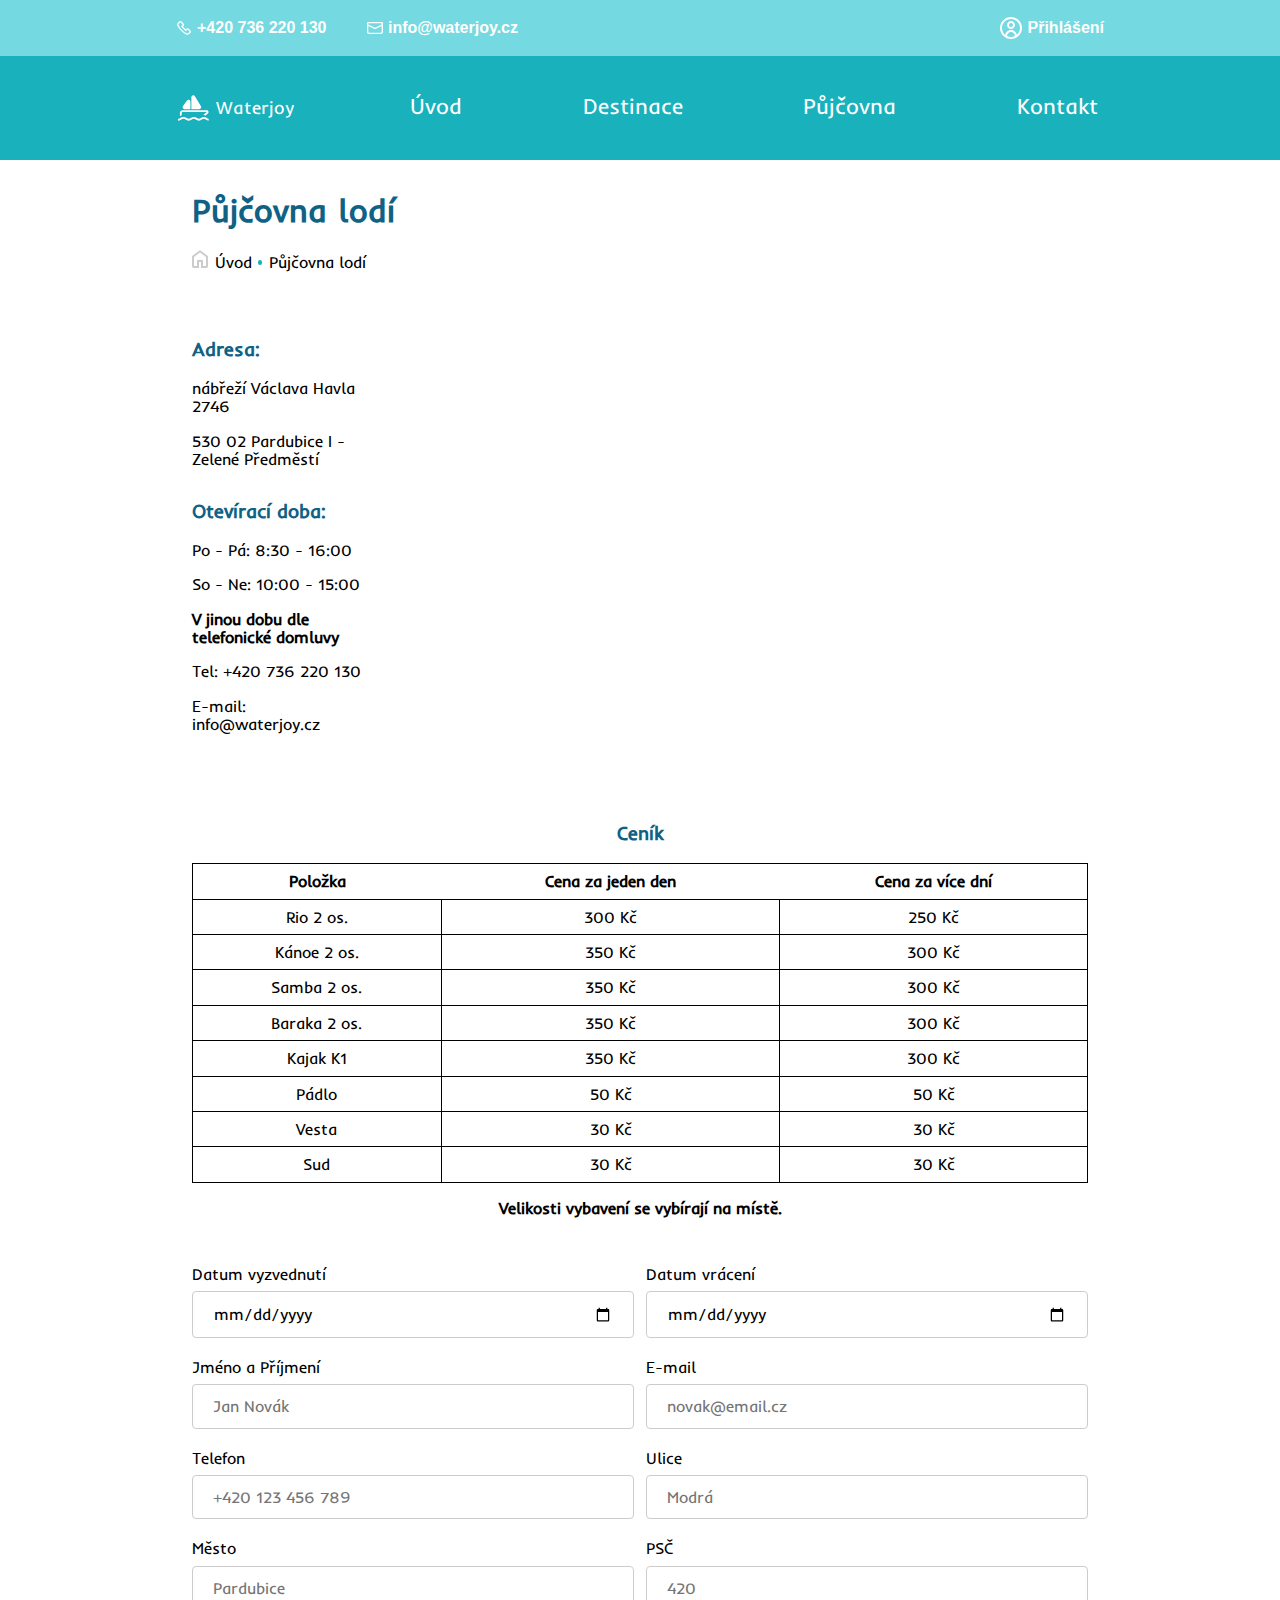
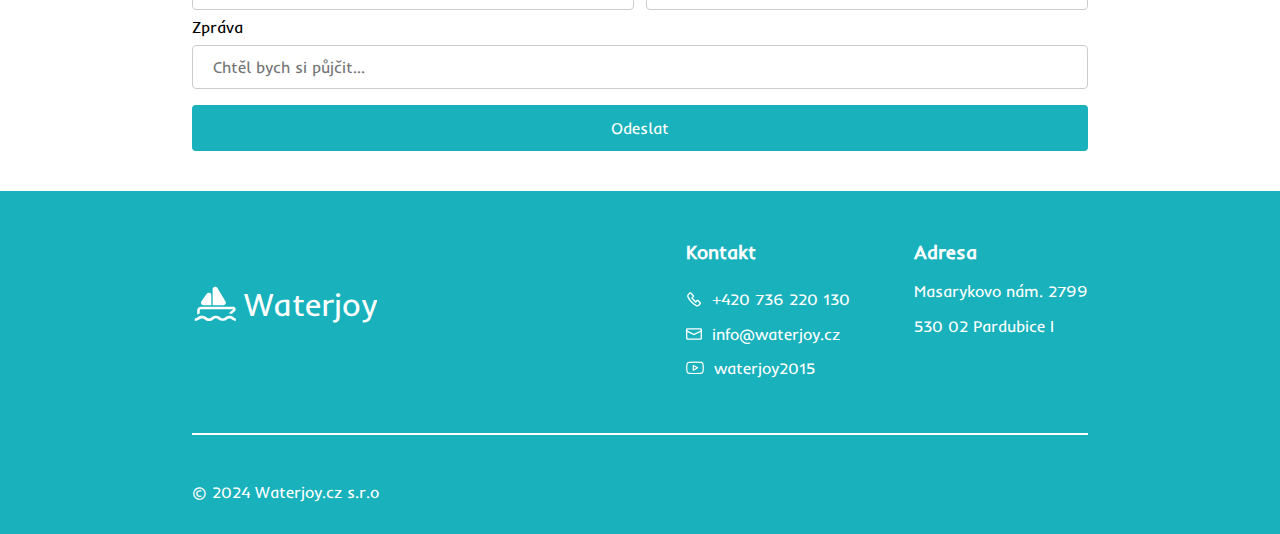
<file: waterjoy/src/main/resources/static/pujcovna.html>
<!DOCTYPE html>
<html lang="cs">
  <head>
    <meta charset="UTF-8" />
    <meta http-equiv="X-UA-Compatible" content="IE=edge" />
    <meta name="viewport" content="width=device-width, initial-scale=1.0" />
    <link rel="stylesheet" href="./styles/main.css" />
    <link rel="stylesheet" href="./styles/normalize.css" />
    <link rel="stylesheet" href="./styles/hamburger.css" />
    <link rel="stylesheet" href="./styles/style.css" />
    <link rel="preconnect" href="https://fonts.googleapis.com">
<link rel="preconnect" href="https://fonts.gstatic.com" crossorigin>
<link href="https://fonts.googleapis.com/css2?family=Inder&display=swap" rel="stylesheet">
    <script src="./hamburger.js"></script>
    <title>Waterjoy | Půjčovna</title>
  </head>
  <body>
    <header class="header">
      <div class="header__inline">
        <div class="header__kontakt">
          <a href="tel://+420736220130" class="telefon">
            <img src="./ico/telephone.svg" alt="telefon" />
            <p>+420 736 220 130</p>
          </a>
          <a href="mailto://info@watejoy.cz" class="posta">
            <img src="./ico/email.svg" alt="schránka" />
            <p>info@waterjoy.cz</p>
          </a>
        </div>
        <a href="./login.html" class="header__profile">
          <img src="./ico/Profile.svg" alt="profil" />
          <p class="icon-profile">Přihlášení</p>
        </a>
      </div>
      <div class="header__navigace">
        <div class="hamburger-row">
          <div class="navbar__logotext">
            <a
              href="./index.html"
              class="navbar__logo img-responsive header__logo"
              ><img
                src="./ico/logo.svg"
                alt="Waterjoy"
                class="logo--text"
              />Waterjoy</a
            >
          </div>
          <a
            href="javascript:void(0)"
            class="hamburger hamburger-btn hamburger-zone"
          >
            <span></span>
            <span></span>
            <span></span>
          </a>
        </div>
        <nav class="navbar hamburger-nav hamburger-zone">
          <menu class="nav__pages">
            <li class="nav-item">
              <a class="nav-link" href="./index.html">Úvod</a>
            </li>
            <li class="nav-item">
              <a class="nav-link" href="./destinace.html">Destinace</a>
            </li>
            <li class="nav-item">
              <a class="nav-link" href="./pujcovna.html">Půjčovna</a>
            </li>
            <li class="nav-item">
              <a class="nav-link" href="./kontakt.html">Kontakt</a>
            </li>
          </menu>
        </nav>
      </div>
    </header>
    <main class="pujcovna__main">
      <section class="pujcovna__sec1">
        <h1>Půjčovna lodí</h1>
        <div class="drobenka">
          <img src="./ico/domek.svg" alt="home" />
          <a href="./index.html">Úvod</a>
          <span class="drobenka__span"></span>
          <a href="./pujcovna.html">Půjčovna lodí</a>
        </div>
      </section>
      <section class="pujcovna__adresa">
        <div>
          <div class="pujcovna__adresa--text">
            <h3>
              Adresa:
            </h3>
            <p>
              nábřeží Václava Havla 2746
            </p>
            <p>530 02 Pardubice I - Zelené Předměstí</p>
          </div>
          <div class="pujcovna__adresa--text">
            <h3>Otevírací doba:</h3>
            <p>Po - Pá: 8:30 - 16:00</p>
            <p>So - Ne: 10:00 - 15:00</p>
            <p><b>V jinou dobu dle telefonické domluvy</b></p>
            <div class="pujcovna__kontakt">
              <a href="tel://+420736220130" class="pujcovna__kontakt--odkaz"><p>Tel: +420 736 220 130</p></a>
              <a href="mailto://info@watejoy.cz" class="pujcovna__kontakt--odkaz"><p>E-mail: info@waterjoy.cz</p></a>
            </div>
          </div>
        </div>
        <iframe style="border:none" src="https://frame.mapy.cz/s/juvunamero" class="mapa"></iframe>
      </section>
      <section class="pujcovna__cenik">
        <table class="cenik">
          <caption class="cenik__popis">Ceník</caption>
            <tr class="cenik__radek--popis">
              <th>Položka</th>
              <th>Cena za jeden den</th>
              <th>Cena za více dní</th>
            </tr>
            <tr class="cenik__radek">
                <th>Rio 2&nbsp;os.</th>
                <th>300 Kč</th>
                <th>250 Kč</th>
            </tr>
            <tr class="cenik__radek">
              <th>Kánoe 2&nbsp;os.</th>
              <th>350 Kč</th>
              <th>300 Kč</th>
              </tr>
              <tr class="cenik__radek">
                <th>Samba 2&nbsp;os.</th>
                <th>350 Kč</th>
                <th>300 Kč</th>
              </tr>
              <tr class="cenik__radek">
                <th>Baraka 2&nbsp;os.</th>
                <th>350 Kč</th>
                <th>300 Kč</th>
              </tr>
              <tr class="cenik__radek">
                <th>Kajak K1</th>
                <th>350 Kč</th>
                <th>300 Kč</th>
              </tr>
              <tr class="cenik__radek">
                <th>Pádlo</th>
                <th>50 Kč</th>
                <th>50 Kč</th>
              </tr>
              <tr class="cenik__radek">
                <th>Vesta</th>
                <th>30 Kč</th>
                <th>30 Kč</th>
              </tr>
              <tr class="cenik__radek">
                <th>Sud</th>
                <th>30 Kč</th>
                <th>30 Kč</th>
              </tr>
          </tbody>
        </table>
        <p style="text-align: center;"><b>Velikosti vybavení se vybírají na místě.</b></p>
      </section>
      <section class="pujcovna__formular">
        <!--objednavaci formular na lode, pocet, kontakt,..-->
        <form >
          <div class="formular">
            <div>
              <label for="vyzvednuti">Datum vyzvednutí</label>
              <input type="date" id="vyzvednuti" name="vyzvednutí" placeholder="Datum vyzvednutí">
            </div>
  
            <div>
              <label for="vraceni">Datum vrácení</label>
              <input type="date" id="vraceni" name="vraceni" placeholder="Datum vrácení">
            </div>
  
            <div>
              <label for="name">Jméno a Příjmení</label>
              <input type="text" id="name" name="name" placeholder="Jan Novák">
            </div>
        
            <!--<div>
              <label for="lname">Příjmení</label>
              <input type="text" id="lname" name="lastname" placeholder="Příjmení">
            </div>-->
  
            <div>
              <label for="email">E-mail</label>
              <input type="text" id="email" name="email" placeholder="novak@email.cz">
            </div>
  
            <div>
              <label for="telefon">Telefon</label>
              <input type="text" id="telefon" name="telefon" placeholder="+420 123 456 789">
            </div>
  
            <div>
              <label for="ulice">Ulice</label>
              <input type="text" id="ulice" name="ulice" placeholder="Modrá">
            </div>
  
            <div>
              <label for="mesto">Město</label>
              <input type="text" id="mesto" name="mesto" placeholder="Pardubice">
            </div>
  
            <div>
              <label for="psc">PSČ</label>
              <input type="text" id="psc" name="psc" placeholder="420">
            </div>
  </div>
            <div class="form__poznamka">
              <label for="poznamka">Zpráva</label>
              <input type="text" id="poznamka" name="note" placeholder="Chtěl bych si půjčit...">
            </div>
          
   <!--   
          <div>
            <label for="country">Položka</label>
            <select id="country" name="country">
              <option value="rio">Rio</option>
              <option value="kanoe">Kánoe</option>
              <option value="samba">Samba</option>
              <option value="baraka">Baraka</option>
              <option value="kajak">Kajak</option>
              <option value="padlo">Pádlo</option>
              <option value="vesta">Vesta</option>
              <option value="sud">Sud</option>
            </select>
          </div>
        -->
          <!--<input type="submit" value="Odeslat">-->
        </form>
        <input type="submit" value="Odeslat">
      </section>
    </main>
    <footer>
      <div class="footer__block">
          <a
            href="./index.html"
            class="footer__logo img-responsive footer__logo2"
            ><img
              src="./ico/logo.svg"
              alt="Waterjoy"
              class="footer__logo--text"
            />Waterjoy</a
          >
        <div class="footer__blok2">
          <div class="footer__item">
            
            <h3 class="footer__h3">Kontakt</h3>
            <div class="footer__kontakt">
              <a href="tel://+420736220130" class="footer__a">
                <img src="./ico/telephone.svg" alt="telefon" /> +420 736 220
                130</a
              >
              <a href="mailto://info@l3web.cz" class="footer__a">
                <img src="./ico/email.svg" alt="posta" /> info@waterjoy.cz</a
              >
              <a href="https://www.youtube.com/"
                ><img src="./ico/youtube.svg" alt="YouTube"
              />waterjoy2015</a>
            </div>
          </div>
          <div class="footer__item">
            <h3 class="footer__h3">Adresa</h3>
            <p>Masarykovo nám. 2799</p>
            <p>530 02 Pardubice I</p>
          </div>
        </div>
      </div>
      <div class="sec__footer--line">
        <span class="footer__line"></span>
      </div>
      <div class="footer__item--underline">
        <div class="footer__underline--text">
          <a href="https://pslib.cz/" class="footer__a"
            >&copy; 2024 Waterjoy.cz s.r.o</a
          >
      </div>
      </div>
    </footer>
  </body>
</html>
</file>
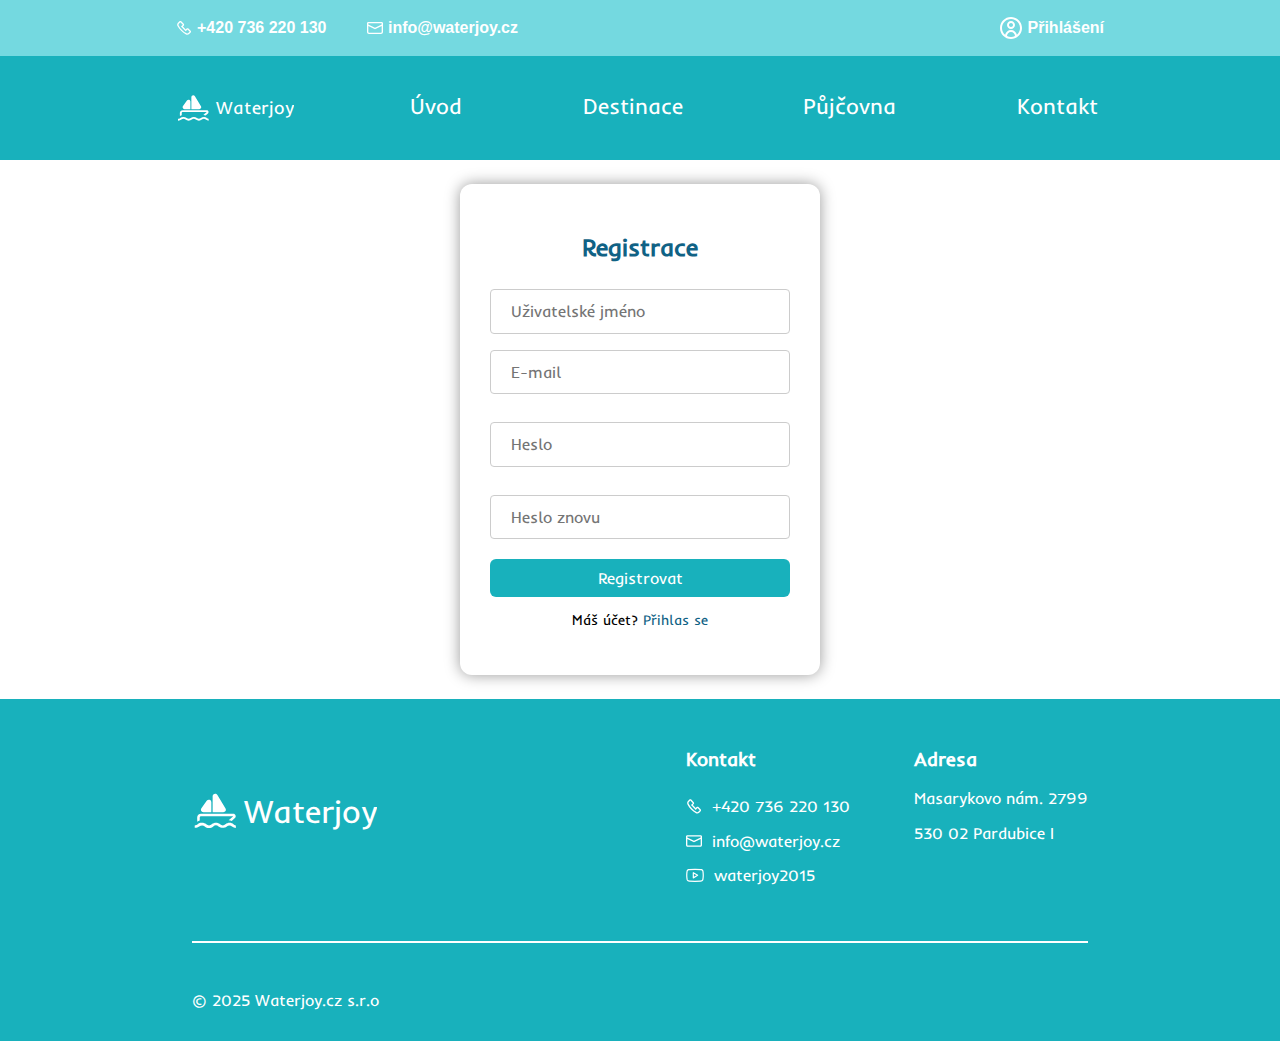
<file: waterjoy/src/main/resources/static/register.html>
<!DOCTYPE html>
<html lang="cs">
  <head>
    <meta charset="UTF-8" />
    <meta name="viewport" content="width=device-width, initial-scale=1.0" />
    <link rel="stylesheet" href="./styles/main.css" />
    <link rel="stylesheet" href="./styles/normalize.css" />
    <link rel="stylesheet" href="./styles/hamburger.css" />
    <link rel="stylesheet" href="./styles/style.css" />
    <script src="./hamburger.js"></script>
    <link rel="preconnect" href="https://fonts.googleapis.com" />
    <link rel="preconnect" href="https://fonts.gstatic.com" crossorigin />
    <link
      href="https://fonts.googleapis.com/css2?family=Inder&display=swap"
      rel="stylesheet"
    />
    <title>Waterjoy | Registrace</title>
    <style>
      button {
        width: 100%;
        padding: 10px;
        background: #18b1bc;
        color: white;
        border: none;
        border-radius: 6px;
        cursor: pointer;
      }
      button:hover {
        background: #106285;
      }
      .toggle {
        text-align: center;
        margin-top: 15px;
        font-size: 14px;
      }
      .toggle a {
        color: #106285;
        text-decoration: none;
      }
      .toggle a:hover {
        text-decoration: underline;
      }
    </style>
  </head>
  <body>
    <header class="header">
      <div class="header__inline">
        <div class="header__kontakt">
          <a href="tel://+420736220130" class="telefon">
            <img src="./ico/telephone.svg" alt="telefon" />
            <p>+420 736 220 130</p>
          </a>
          <a href="mailto://info@watejoy.cz" class="posta">
            <img src="./ico/email.svg" alt="schránka" />
            <p>info@waterjoy.cz</p>
          </a>
        </div>
        <a href="./login.html" class="header__profile">
          <img src="./ico/Profile.svg" alt="profil" />
          <p class="icon-profile">Přihlášení</p>
        </a>
      </div>
      <div class="header__navigace">
        <div class="hamburger-row">
          <div class="navbar__logotext">
            <a
              href="./index.html"
              class="navbar__logo img-responsive header__logo"
              ><img
                src="./ico/logo.svg"
                alt="Waterjoy"
                class="logo--text"
              />Waterjoy</a
            >
          </div>
          <a
            href="javascript:void(0)"
            class="hamburger hamburger-btn hamburger-zone"
          >
            <span></span>
            <span></span>
            <span></span>
          </a>
        </div>
        <nav class="navbar hamburger-nav hamburger-zone">
          <menu class="nav__pages">
            <li class="nav-item">
              <a class="nav-link" href="./index.html">Úvod</a>
            </li>
            <li class="nav-item">
              <a class="nav-link" href="./destinace.html">Destinace</a>
            </li>
            <li class="nav-item">
              <a class="nav-link" href="./pujcovna.html">Půjčovna</a>
            </li>
            <li class="nav-item">
              <a class="nav-link" href="./kontakt.html">Kontakt</a>
            </li>
          </menu>
        </nav>
      </div>
    </header>
    <main class="register__blok">
      <div class="register__container">
        <h2>Registrace</h2>
        <form id="registerForm">
          <input
            type="text"
            name="username"
            placeholder="Uživatelské jméno"
            required
          />
          <input type="email" name="email" placeholder="E-mail" required />
          <input type="password" name="password" placeholder="Heslo" required />
          <input
            type="password"
            name="passwordagain"
            placeholder="Heslo znovu"
            required
          />
          <button type="submit">Registrovat</button>
        </form>
        <div class="toggle">Máš účet? <a href="login.html">Přihlas se</a></div>
        <p id="responseMessage"></p>
      </div>
    </main>
    <footer>
      <div class="footer__block">
        <a href="./index.html" class="footer__logo img-responsive footer__logo2"
          ><img
            src="./ico/logo.svg"
            alt="Waterjoy"
            class="footer__logo--text"
          />Waterjoy</a
        >
        <div class="footer__blok2">
          <div class="footer__item">
            <h3 class="footer__h3">Kontakt</h3>
            <div class="footer__kontakt">
              <a href="tel://+420736220130" class="footer__a">
                <img src="./ico/telephone.svg" alt="telefon" /> +420 736 220
                130</a
              >
              <a href="mailto://info@l3web.cz" class="footer__a">
                <img src="./ico/email.svg" alt="posta" /> info@waterjoy.cz</a
              >
              <a href="https://www.youtube.com/"
                ><img src="./ico/youtube.svg" alt="YouTube" />waterjoy2015</a
              >
            </div>
          </div>
          <div class="footer__item">
            <h3 class="footer__h3">Adresa</h3>
            <p>Masarykovo nám. 2799</p>
            <p>530 02 Pardubice I</p>
          </div>
        </div>
      </div>
      <div class="sec__footer--line">
        <span class="footer__line"></span>
      </div>
      <div class="footer__item--underline">
        <div class="footer__underline--text">
          <a href="https://pslib.cz/" class="footer__a"
            >&copy; 2025 Waterjoy.cz s.r.o</a
          >
        </div>
      </div>
    </footer>
  </body>
  <script>
    document
      .getElementById('registerForm')
      .addEventListener('submit', async function (e) {
        e.preventDefault();

        const formData = new FormData(this);
        const username = formData.get('username');
        const email = formData.get('email');
        const password = formData.get('password');
        const passwordagain = formData.get('passwordagain');

        // jednoduchá kontrola hesel na frontendu
        if (password !== passwordagain) {
          document.getElementById('responseMessage').textContent =
            'Hesla se neshodují!';
          return;
        }

        try {
          const res = await fetch('/api/auth/register', {
            method: 'POST',
            headers: {
              'Content-Type': 'application/json',
            },
            body: JSON.stringify({
              username,
              email,
              password,
            }),
          });

          const data = await res.text();
          document.getElementById('responseMessage').textContent = data;

          if (res.ok) {
            // po úspěšné registraci přesměruj
            window.location.href = './registerok.html';
          }
        } catch (error) {
          console.error('Chyba při registraci:', error);
          document.getElementById('responseMessage').textContent =
            'Chyba při komunikaci se serverem.';
        }
      });
  </script>
</html>
</file>
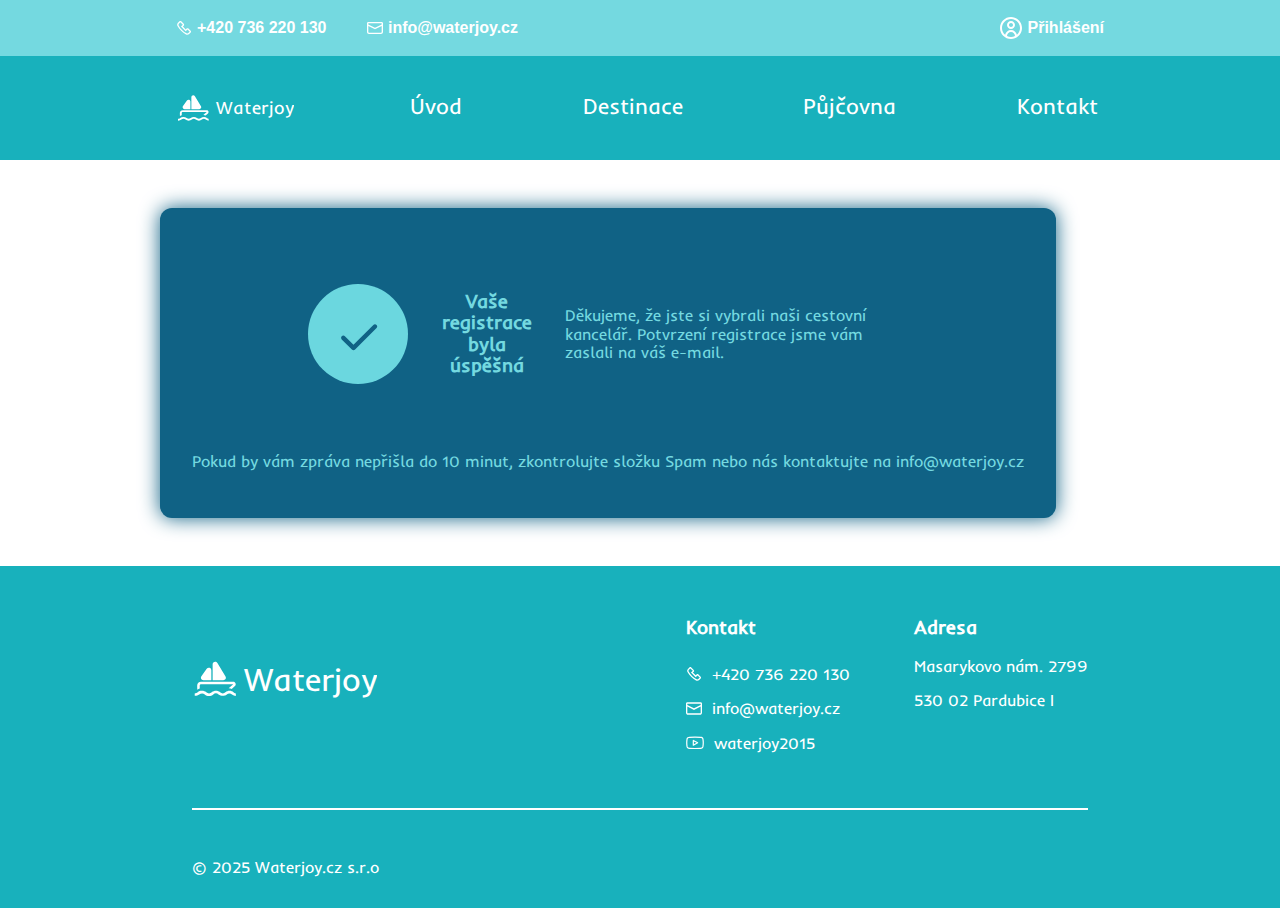
<file: waterjoy/src/main/resources/static/registerok.html>
<!DOCTYPE html>
<html lang="en">
  <head>
    <meta charset="UTF-8" />
    <meta name="viewport" content="width=device-width, initial-scale=1.0" />
    <link rel="stylesheet" href="./styles/main.css" />
    <link rel="stylesheet" href="./styles/normalize.css" />
    <link rel="stylesheet" href="./styles/hamburger.css" />
    <link rel="stylesheet" href="./styles/style.css" />
    <script src="./hamburger.js"></script>
    <link rel="preconnect" href="https://fonts.googleapis.com" />
    <link rel="preconnect" href="https://fonts.gstatic.com" crossorigin />
    <link
      href="https://fonts.googleapis.com/css2?family=Inder&display=swap"
      rel="stylesheet"
    />
    <title>Waterjoy | Potvrzení</title>
  </head>
  <body>
    <header class="header">
      <div class="header__inline">
        <div class="header__kontakt">
          <a href="tel://+420736220130" class="telefon">
            <img src="./ico/telephone.svg" alt="telefon" />
            <p>+420 736 220 130</p>
          </a>
          <a href="mailto://info@watejoy.cz" class="posta">
            <img src="./ico/email.svg" alt="schránka" />
            <p>info@waterjoy.cz</p>
          </a>
        </div>
        <a href="./login.html" class="header__profile">
          <img src="./ico/Profile.svg" alt="profil" />
          <p class="icon-profile">Přihlášení</p>
        </a>
      </div>
      <div class="header__navigace">
        <div class="hamburger-row">
          <div class="navbar__logotext">
            <a
              href="./index.html"
              class="navbar__logo img-responsive header__logo"
              ><img
                src="./ico/logo.svg"
                alt="Waterjoy"
                class="logo--text"
              />Waterjoy</a
            >
          </div>
          <a
            href="javascript:void(0)"
            class="hamburger hamburger-btn hamburger-zone"
          >
            <span></span>
            <span></span>
            <span></span>
          </a>
        </div>
        <nav class="navbar hamburger-nav hamburger-zone">
          <menu class="nav__pages">
            <li class="nav-item">
              <a class="nav-link" href="./index.html">Úvod</a>
            </li>
            <li class="nav-item">
              <a class="nav-link" href="./destinace.html">Destinace</a>
            </li>
            <li class="nav-item">
              <a class="nav-link" href="./pujcovna.html">Půjčovna</a>
            </li>
            <li class="nav-item">
              <a class="nav-link" href="./kontakt.html">Kontakt</a>
            </li>
          </menu>
        </nav>
      </div>
    </header>
    <main>
      <div class="notion__blok">
        <div class="dekujeme__miniblok">
          <img class="img__dekujeme" src="./ico/check2.svg" alt="ok" />
          <h3>Vaše registrace byla úspěšná</h3>
          <p>
            Děkujeme, že jste si vybrali naši cestovní kancelář. Potvrzení
            registrace jsme vám zaslali na váš e-mail.
          </p>
        </div>
        <p>
          Pokud by vám zpráva nepřišla do 10 minut, zkontrolujte složku Spam
          nebo nás kontaktujte na info@waterjoy.cz
        </p>
      </div>
    </main>
    <footer>
      <div class="footer__block">
        <a href="./index.html" class="footer__logo img-responsive footer__logo2"
          ><img
            src="./ico/logo.svg"
            alt="Waterjoy"
            class="footer__logo--text"
          />Waterjoy</a
        >
        <div class="footer__blok2">
          <div class="footer__item">
            <h3 class="footer__h3">Kontakt</h3>
            <div class="footer__kontakt">
              <a href="tel://+420736220130" class="footer__a">
                <img src="./ico/telephone.svg" alt="telefon" /> +420 736 220
                130</a
              >
              <a href="mailto://info@l3web.cz" class="footer__a">
                <img src="./ico/email.svg" alt="posta" /> info@waterjoy.cz</a
              >
              <a href="https://www.youtube.com/"
                ><img src="./ico/youtube.svg" alt="YouTube" />waterjoy2015</a
              >
            </div>
          </div>
          <div class="footer__item">
            <h3 class="footer__h3">Adresa</h3>
            <p>Masarykovo nám. 2799</p>
            <p>530 02 Pardubice I</p>
          </div>
        </div>
      </div>
      <div class="sec__footer--line">
        <span class="footer__line"></span>
      </div>
      <div class="footer__item--underline">
        <div class="footer__underline--text">
          <a href="https://pslib.cz/" class="footer__a"
            >&copy; 2025 Waterjoy.cz s.r.o</a
          >
        </div>
      </div>
    </footer>
  </body>
</html>
</file>
<file: waterjoy/src/main/resources/static/styles/main.css>
:root {
    --lightblue: #18b1bc;
    --darkblue: #106285;
    --black: #000000;
    --white: #ffffff;
    --backgoundblue: #add5e79c;
    --lighterblue: #74d9e0;
}

html {
    font-family: 'Inder', sans-serif;
}

a {
    text-decoration: none;
}

li {
    display: block;
}

h1,
h2,
h3 {
    color: var(--darkblue);
}

.img-responsive {
    display: block;
    width: 100%;
    object-fit: cover;
    max-width: 700px;
    margin: 0;
    padding: 0;
    border-radius: 12px;
    overflow: hidden;
}

.sec__btn {
    display: flex;
    justify-content: center;
}

.drobenka {
    display: flex;
    align-items: center;
    gap: 5px;
}

.drobenka a {
    color: var(--Cerna);
    padding: 0.1em;
}

.drobenka img {
    padding-bottom: 0.4em;
}

.drobenka__span {
    display: inline-flex;
    border: 2px solid var(--lightblue);
    height: 1px;
    border-radius: 2px;
}

.foto__profil {
    margin: 1em 1em 1em 0;
}

.yellow {
    color: var(--lightblue);
}

/*HEADER*/

.header {
    background-color: var(--lightblue);
}

.header__inline {
    display: flex;
    font-family: 'Inter', sans-serif;
    justify-content: space-between;
    padding: 1em;
    background-color: var(--lighterblue);
}

.header__kontakt {
    gap: 20px;
}

.header__kontakt img {
    width: 100%;
}

.header__inline p {
    display: none;
}

.telefon,
.posta,
.header__profile,
.header__kontakt {
    display: flex;
    align-items: center;
    align-self: center;
}

/*NAVIGACE*/

.header__navigace {
    background-color: var(--lightblue);
}

.navbar__logo {
    max-width: 185px;
}

.logo--text {
    padding-right: 5px;
    width: 100%;
    object-fit: cover;

}

.header__logo {
    display: flex;
    align-items: center;
    /*padding-top: 0.2em;*/
    color: white;
    font-size: large;
    z-index: 2;
}

.nav-link {
    color: var(--white);
    font-size: 22px;
    font-weight: normal;
    text-align: center;
}

.telefon,
.posta,
.header__profile {
    gap: 5px;
    color: var(--white);
    font-weight: bold;
}

.navbar {
    position: absolute;
    width: 100%;
    transition: 1s;
}

.nav-item {
    display: block;
    text-align: center;
    border-bottom: 2px solid var(--white);
    padding: 0.5em 0;
    width: 100%;
}

/*LOGIN*/

.login__blok {
    display: flex;
    justify-content: center;
    margin: 1.5em;

}

.login__container {
    background: white;
    padding: 30px;
    border-radius: 12px;
    box-shadow: 0 0 20px rgba(0, 0, 0, 0.4);
    width: 300px;
}

.login__container h2 {
    text-align: center;
}

/*REGISTER*/

.register__blok {
    display: flex;
    justify-content: center;
    margin: 1.5em;
}

.register__container {
    background: white;
    padding: 30px;
    border-radius: 12px;
    box-shadow: 0 0 15px rgba(0, 0, 0, 0.4);
    width: 300px;
}

.register__container h2 {
    text-align: center;
}

input[type='passwordagain'],
input[type='email'] {
    width: 100%;
    padding: 12px 20px;
    margin: 8px 0;
    display: inline-block;
    border: 1px solid #ccc;
    border-radius: 4px;
    box-sizing: border-box;
    margin-bottom: 20px;
}

/*HOMEPAGE*/

.sec1__check {
    display: flex;
    align-items: center;
    justify-content: space-between;
}

.sec1__check--text ul {
    padding: 0.5em 0.5em;
    margin: 0;
}

.section1 {
    display: flex;
    justify-content: space-around;
    flex-direction: column;
    margin: 1em;
    gap: 20px;
    padding: 1.5em auto 0 auto;
}

.sec1__h1 {
    display: flex;
    flex-direction: row-reverse;
}

.section1__item--text {
    padding: 0;
    margin: 0 0 2.5em 0;
    line-height: 24px;
}

.img_uvod {
    margin: 3em auto 0 auto;
}

.hp-btn {
    background-color: var(--lightblue);
    color: var(--white);
    border-radius: 12px;
    padding: 12px;
    margin: 16px 0;
    width: fit-content;
}

.hp-btn:hover {
    background-color: var(--darkblue);
}


.homepage__h2 {
    text-align: center;
    padding: 1.5em;
    margin: 0;
    /*margin-bottom: 1em;*/
}

.top-destinace__blok {
    display: flex;
    position: relative;
}

.top-destinace__blok:hover {
    transform: scale(1.05);
    transition: .3s;
}

.top-destinace__img {
    width: 100%;
    object-fit: cover;
}

.top-destinace__text {
    position: absolute;
    background-color: var(--lighterblue);
    color: var(--darkblue);
    font-weight: 600;
    right: 0;
    bottom: 30px;
    padding: 10px;
}

.top-destinace__h3 {
    margin: 0;
    padding-bottom: 10px;
}

.top-destinace__p {
    margin: 0;
}

.proc-my__blok {
    display: flex;
    flex-wrap: wrap;

    align-items: stretch;

    gap: 1em;
}

.proc-my__item {

    flex: 1 1 200px;
    display: flex;
    flex-direction: column;
    align-items: center;
    padding: 1em;
}

.proc-my__item img {
    max-width: 50px;
}

.proc-my__item h3,
.proc-my__item p {
    text-align: center;
    margin: .2em;
}

.reference__item {
    display: flex;
    text-align: center;
    flex-wrap: wrap;
    justify-content: center;
    color: var(--lightblue);
}

.reference__item--blok {
    padding: .5em;
    border-radius: 16px;

}

.reference__item--blok p:first-child {
    font-size: large;
    font-weight: bold;
}

.reference-list__item {
    display: flex;
    flex-direction: column;
    justify-content: start;
    margin: 2em;
}

.reference__profil {
    display: flex;
    align-items: center;
}

.reference__word--circle {
    width: 30px;
    height: 30px;
    font-size: 24px;
    text-align: center;
    color: var(--white);
    border-radius: 50%;
    padding: .5em;
    margin: .5em .5em .5em 0;
}

.blue {
    background-color: blue;
}

.purple {
    background-color: purple;
}

.green {
    background-color: green;
}



.profile__blok {
    display: flex;
    flex-direction: column;
}

.profile__name {
    margin: 0;
}

.reference__text {
    margin: 0;
}

/*DESTINACE*/

.destinace {
    margin: 0 5px;
}

.destinace_uvod {
    margin: 2em;
}

.country__text {
    line-height: 24px;
}

.destinace__item {
    margin: 2em;
}

.more-info-btn {
    color: var(--lightblue);
    text-decoration: underline;
}

.price__item {
    display: flex;
    justify-content: space-between;
    align-items: center;
}

.formular-btn {
    background-color: var(--lightblue);
    color: var(--white);
    border: 3px solid var(--darkblue);
    padding: 5px;
    border-radius: 8px;
}

.formular-btn:hover {
    background-color: var(--darkblue);
}

.destinace__img {
    object-fit: cover;
    width: 100%;
}

.proc-my__blok {
    display: flex;
    justify-content: center;
    flex-direction: column;
    gap: 16px;
    margin: 1em;
}

.proc-my__item {
    background-color: var(--lighterblue);
    border-radius: 4px;
    padding: 2em;
}

/*DETAIL*/

.detail__main {
    margin: 1em;
}

.detail__main * p {
    line-height: 24px;
}

.detail__termin--blok {
    display: flex;
    flex-direction: column;
    gap: 10px;

}

.termin__objednavka {
    background-color: var(--lightblue);
    padding: 0em .5em;
    border-radius: 8px;
    margin: 0.5em 0.2em;
}

.termin--blok {
    display: flex;
    flex-direction: row;
    justify-content: space-between;
    max-width: 600px;
    background-color: var(--darkblue);
    border-radius: 8px;
    align-items: center;
    padding: 0 .2em;
}

.termin--blok p {
    margin: .5em 0;
}

.termin--blok p {
    color: white;
}

.program__seznam {
    display: flex;
    flex-direction: column;
    gap: 16px;
    padding: 0 0 0 1em;
}

.program__seznam li {
    line-height: 24px;
}

.cena__seznam {
    padding: 0 0 0 2em;
}

.cena__seznam li {
    display: list-item;
    line-height: 24px;

}

.detail__gallery {
    display: grid;
    grid-template-columns: 1fr;
    gap: 5px;
    margin-bottom: 1em;
}

.detail__img {
    width: 100%;
    height: 100%;
    object-fit: cover;

}

/*OBJEDNAVKA*/

.objednavka__main {
    margin: 1em;
}

.objednavka__main * p {
    line-height: 24px;
}

input[type=text] {
    border: 2px solid var(--darkblue);
}

.more__info--blok {
    display: flex;
    flex-direction: column;
    gap: 8px;
}

.potvrzeni__check {
    display: flex;
    align-items: baseline;
    flex-direction: row;
    gap: 8px;
}

.post-btn {

    max-width: 20px;
}

.obj__seznam li {
    display: list-item;
    text-decoration: underline;
}

.obj__seznam a {
    color: #000000;
}

.zakon__udaje {
    line-height: 24px;
}

/*DEKUJEME*/

.notion__blok {
    background-color: var(--darkblue);
    margin: 2em 1em;
    border-radius: 12px;
    padding: 2em 1em;
    box-shadow: 0 0 20px var(--darkblue);
}

.notion__blok p,
.notion__blok h3 {
    color: var(--lighterblue);
}



.dekujeme__miniblok {
    padding-bottom: .5em;
    display: flex;
    flex-direction: column;
    align-items: center;

}

.notion__blok h3 {
    text-align: center;
}

.img__dekujeme {
    max-width: 100px;

}

/*PUJCOVNA*/

.cenik {
    border-collapse: collapse;
    border: 1px solid var(--black);
    width: 100%;
}

.pujcovna__sec1 {
    margin: 2em;
}

.pujcovna__adresa--text {
    margin: 2em;
}

.pujcovna__kontakt {
    display: block;
}

.pujcovna__kontakt--odkaz {
    color: var(--black);
    margin: 1em 0;
}

.pujcovna__cenik {
    margin: 2em;
}

.cenik__popis {
    margin: 1em;
    font-weight: bold;
    font-size: larger;
    color: var(--darkblue);
}

.cenik__radek--popis th {
    font-weight: bold;
    padding: 8px;
    /*border: 1px solid var(--darkblue);*/
}

.cenik__radek th {
    font-weight: 400;
    padding: 8px;
    border: 1px solid var(--black);
}

.pujcovna__formular {
    margin: 2em;
}

/*formular*/

input[type=text],
select {
    width: 100%;
    padding: 12px 20px;
    margin: 8px 0;
    display: inline-block;
    border: 1px solid #ccc;
    border-radius: 4px;
    box-sizing: border-box;
}

input[type=date],
select {
    width: 100%;
    padding: 12px 20px;
    margin: 8px 0;
    display: inline-block;
    border: 1px solid #ccc;
    border-radius: 4px;
    box-sizing: border-box;
}

input[type=submit] {
    width: 100%;
    background-color: var(--lightblue);
    color: white;
    padding: 14px 20px;
    margin: 8px 0;
    border: none;
    border-radius: 4px;
    cursor: pointer;

}

input[type=submit]:hover {
    background-color: var(--darkblue);
}

input[type='password'] {
    width: 100%;
    padding: 12px 20px;
    margin: 8px 0;
    display: inline-block;
    border: 1px solid #ccc;
    border-radius: 4px;
    box-sizing: border-box;
    margin-bottom: 20px;
}

/*KONTAKT*/

.kontakt__sec1 {
    margin: 2em;
}

.kontakt__sec2--text {
    margin: 2em 2em;
}

.kontakt__doba--blok {
    display: flex;
    flex-direction: column;

}

.kontakt__doba--popis {
    text-align: start;
    margin-top: 0;
}

.kontakt__doba--popis h3 {

    margin-top: 0;
}

.kontakt__doba--item {
    display: flex;
    justify-content: space-between;
    padding: .5em 0;
    gap: 16px;
}


.mapa {
    width: 100%;
    height: 400px;
}

.kontakt__personal {
    display: flex;
    justify-content: space-between;
    margin: 1em;
    align-items: center;
    max-width: 350px;
    width: 100%;
}

.kontakt__personal--block {
    display: flex;
    justify-content: center;
    background-color: var(--lighterblue);
    border-radius: 16px;
}

.foto__logo {
    width: 140px;
    margin: 1em;
}

.kontakt__sec3 {
    margin: 3em 1em;
}

.kontakt__sec3 h2 {
    text-align: center;
}

.kontakt__sec3--block {
    display: grid;
    grid-template-columns: 1fr;
    justify-content: center;

    gap: 24px;
    width: 100%;
    margin: 2em 0;
}

.kontakt__foto {
    max-width: 100px;
}

.kontakt__personal--text p {
    margin: 5px 0;
    color: var(--darkblue);
}

.kontakt__personal--text p:first-child {
    font-weight: bold;
}

.kontakt__personal--text a {
    display: block;
    color: var(--darkblue);
    margin: 5px 0;
}

/*FOOTER*/

footer {
    background-color: var(--lightblue);
    color: var(--white);
    padding: 1em 0 1em 0;
}

.footer__block {
    display: flex;
    flex-wrap: wrap;
    flex-direction: column;
}

.footer__logo {
    max-width: 185px;
    margin: 1em;
}

.footer__logo--text {
    padding-right: 5px;

}

.footer__logo2 {
    display: flex;
    align-items: center;
    color: white;
    font-size: 24px;
}

.footer__item {
    text-align: start;
    margin: 1em 2em;
}

.footer__item a {
    color: var(--white);
}

.footer__h3 {
    color: var(--white);
}

.footer__item--underline {
    text-align: center;
}

.footer__underline--text {
    display: flex;
    justify-content: space-around;
    align-items: center;
    margin: 0 1em;
}

.footer__line {
    display: flex;
    border: 1px solid var(--white);
}

.sec__footer--line {
    margin: 2em;
}

.footer__kontakt {
    display: flex;
    flex-direction: column;
}

.footer__kontakt a {
    display: flex;
    justify-content: flex-start;
    margin: 0.5em 0;
    gap: 10px;
}

.footer__a {
    display: block;
    color: var(--svetlaModra);
    margin: 1em 0;
}



/*MEDIAQ*/

@media screen and (min-width: 768px) {
    /*Q-HEADER*/

    .header__inline p {
        display: inline;
        margin: 0;
    }

    .header__kontakt p {
        min-width: 150px;
    }

    /*Q-NAVIGACE*/

    .header__navigace {
        display: flex;
        align-items: center;
        padding: 2em 1em;
        justify-content: space-between;
        background-color: var(--lightblue);
        gap: 24px;
    }

    .navbar {
        display: flex;
        position: relative;
        justify-content: space-between;
        transition: none;
        right: 0;
        justify-content: space-between;
        max-width: 700px;
    }

    .nav__pages {
        display: flex;
        align-items: center;
        width: 100%;
        justify-content: space-between;
        gap: 2;
    }

    .nav__border {
        border: 2px solid var(--Seda);
        align-self: center;
        height: 30px;
    }

    .nav-item {
        display: flex;
        padding: 0.4em;
        border: none;
        justify-content: space-between;
        width: auto;
        border-bottom: 2px solid var(--lightblue);
    }

    .nav-item:hover {
        border-bottom: 2px solid var(--white);
        /*padding-top: 0.4em;*/

    }

    /*Q-HOMEPAGE*/

    .section1 {
        display: flex;
        flex-wrap: nowrap;
        flex-direction: row;
        justify-content: center;
        margin: auto 6em;
        gap: 30px;
    }

    .img_uvod {
        margin: 3em 0 1em 0;
    }

    .sec1__check--block {
        display: flex;
        flex-direction: column;
        justify-content: space-evenly;
        margin-right: 2em;
        max-width: 380px;
    }

    .sec1__check {
        display: flex;
        flex-direction: column;
        align-items: start;
    }

    .section1__item--text {
        padding: 0;
        margin: 0;
    }

    .top-destinace__obal {
        display: grid;
        grid-template-columns: 1fr 1fr;
        gap: 20px;
        margin: auto 6em;

    }

    .top-destinace__img {
        width: 100%;
        object-fit: cover;
        height: 100%;

    }

    .sec__proc-my {
        display: flex;
        flex-direction: column;
        align-items: center;
        justify-content: center;
    }

    .proc-my__blok {
        flex-wrap: wrap;
        width: fit-content;
        flex-direction: row;
        justify-content: center;

    }

    .proc-my__item {
        max-width: 200px;
    }

    .reference__item {
        justify-content: space-around;
    }

    .reference__list {
        display: flex;
        flex-direction: row;
        flex-wrap: wrap;
        justify-content: space-around;
    }

    .reference-list__item {
        max-width: 270px;

    }

    /*Q-destinace*/
    .destinace__popis {
        display: flex;

    }

    .destinace__img {
        max-width: 450px;
    }

    .destinace__nabidka {
        margin-bottom: 1em;
    }

    /*q-detail*/

    .detail__main {
        margin: auto 3em;
    }

    .detail__gallery {

        grid-template-columns: 1fr 1fr;

    }

    .termin--blok {
        padding: 0 0.3em 0 1em;
    }

    /*q-objednavka*/



    /*Q-DEKUJEME*/
    .dekujeme__kontainer {
        display: flex;
        justify-content: center;
    }

    .notion__blok {
        display: flex;
        flex-direction: column;
        justify-content: center;
        align-items: center;
        padding: 2em;
        width: fit-content;
    }


    .dekujeme__miniblok {
        display: flex;
        flex-direction: row;

        gap: 20px;
        margin: 2em;
        max-width: 600px;
    }

    .dekujeme-text {
        display: flex;
        flex-direction: column;
    }

    /*Q-pujcovna*/

    .pujcovna__adresa {
        display: flex;
        justify-content: space-between;
    }

    .pujcovna__cenik {
        display: flex;
        justify-content: center;
        flex-direction: column;
    }



    .formular {
        display: grid;
        grid-template-columns: 1fr 1fr;
        gap: 12px;
    }

    .form__poznamka {
        display: grid;
        grid-template-columns: 1fr;
    }

    /*Q-KONTAKT*/

    .kontakt__sec3 {
        margin: auto auto 3em auto;
    }

    .kontakt__sec2 {
        display: flex;
        justify-content: space-between;
        gap: 50px;
        padding: 0 0 4em 0;
    }

    .kontakt__sec2--text {
        margin: 2em;
        min-width: 200px;
    }


    .mapa {
        margin: 2em;
    }

    .kontakt__pozadi {
        border-radius: 30px;
    }

    .kontakt__sec3--block {

        grid-template-columns: 1fr 1fr;

    }

    /*Q-FOOTER*/

    .footer__block {
        display: flex;
        flex-direction: row;
        justify-content: space-between;
    }

    .footer__blok2 {
        display: flex;
    }


    .footer__logo {
        max-width: 185px;
        margin: 1em;
    }

    .footer__logo--text {
        padding-right: 5px;
        width: 100%;
        object-fit: cover;

    }

    .footer__logo2 {
        display: flex;
        align-items: center;
        color: white;
        font-size: 32px;
        z-index: 2;
    }

    .footer__item--underline {
        display: flex;
        justify-content: space-between;
        margin: 2em;
    }

    .sec__footer--line {
        display: flex;
        justify-content: center;
        margin: 2em;
    }

    .footer__line {
        width: 100%;
    }
}

/*DESKTOP*/

@media screen and (min-width: 1200px) {
    .header__kontakt {
        margin-left: 10em;
    }

    .header__profile {
        margin-right: 10em;
    }

    .header__navigace {
        margin: 0 10em;
    }

    .section1 {
        justify-content: center;
        margin: auto 10em auto 10em;
    }

    .sec1__check--block {

        max-width: 600px;
    }

    .top-destinace {
        margin: auto 10em auto 10em;
    }

    .proc-my__blok {
        margin: auto 10em auto 10em;
    }

    .reference {
        margin: auto 10em auto 10em;
    }

    .destinace {
        margin: auto 10em auto 10em;
    }

    .detail__main {
        margin: auto 10em auto 10em;
    }

    .objednavka__main {
        margin: auto 10em auto 10em;
    }

    .notion__blok {
        margin: 3em 10em 3em 10em;
    }

    .pujcovna__main {
        margin: auto 10em auto 10em;
    }

    .kontakt__sec1,
    .kontakt__sec2 {
        margin: auto 10em auto 10em;
    }

    .kontakt__sec2--text {
        margin: 0;
    }

    .kontakt__sec3 {
        margin: auto 10em 3em 10em;
    }

    .kontakt__sec3--block {
        grid-template-columns: 1fr 1fr 1fr;
    }

    .footer__item--underline {
        margin: auto 12em auto 11em;
    }

    .footer__line {
        margin: auto 10em auto 10em;
    }

    .footer__block {
        margin: auto 10em auto 10em;
    }
}
</file>
<file: waterjoy/src/main/resources/static/styles/hamburger.css>
:root {
    --white: #ffffff;
}

.hamburger {
    --rotate-time: .15s;
    --move-time: .1s;
}

.hamburger {
    width: 60px;
    height: 45px;
    position: relative;
}

.hamburger span {
    position: absolute;
    height: 6px;
    width: 100%;
    background: var(--white);
    left: 0;
}

.hamburger span:nth-child(1) {
    top: 0px;
    border-radius: 20px;
}

.hamburger span:nth-child(2) {
    top: 18px;
    transition: .5s;
    border-radius: 20px;
}

.hamburger span:nth-child(3) {
    bottom: 2px;
    border-radius: 20px;
}

.hamburger-nav {
    transform: scaleY(0);
    transition: .5s;
    transform-origin: top;
}


@media screen and (max-width: 768px) {
    .hamburger.active span {
        transform: translateY(0px);
    }

    .hamburger-nav.active {
        transform: scaleY(1);
    }

    .hamburger.active span:nth-child(1) {
        transform: translateY(18px) rotate(45deg);
    }

    .hamburger.active span:nth-child(2) {
        transform: translateX(200%);
        transition: .5s;
        overflow: hidden;
    }

    .hamburger.active span:nth-child(3) {
        transform: translateY(-18px) rotate(-45deg);
    }
}
</file>
<file: waterjoy/src/main/resources/static/styles/style.css>
:root {
    --black: #000000;
    --white: #ffffff;
    --lightblue: #18b1bc;
}

.hamburger {
    display: block;
}

.hamburger-nav {
    background-color: var(--lightblue);
    border-top: 2px solid var(--white);
}

.hamburger-nav a:hover {
    color: var(--white);
}

.hamburger-row {
    padding: 1em;
    display: flex;
    justify-content: space-between;
    color: var(--white);
    flex-wrap: nowrap;
    align-items: center;
}

.hamburger-nav menu {
    margin: 0;
    padding: 0;
}

.btn-cta {
    display: inline-block;
    background-color: var(--black);
    font-size: 22px;
    font-weight: bold;
    border-top: 0;
}

.btn-cta>a {
    color: var(--white);
}

@media screen and (min-width: 768px) {
    .hamburger-btn {
        display: none;
    }

    .hamburger-nav {
        transform: none;
        display: flex;
        justify-content: end;
        border: none;
    }

    .btn-cta {
        background-color: var(--white);
        border-radius: 1em;
        padding: 10px 20px;
        margin: 5px;
    }

    .btn-cta:hover {
        border: 5px solid var(--white);
        background-color: var(--white);
        font-weight: bold;
        padding: 5px 15px;
        color: var(--black);
    }

    .btn-cta>a {
        color: var(--white);
    }

    .hamburger-nav a:hover {
        color: var(--white);
    }

    .hamburger-row {
        display: flex;
        justify-content: space-between;
        color: var(--white);
        align-content: center;
        padding: 0;
    }
}
</file>
